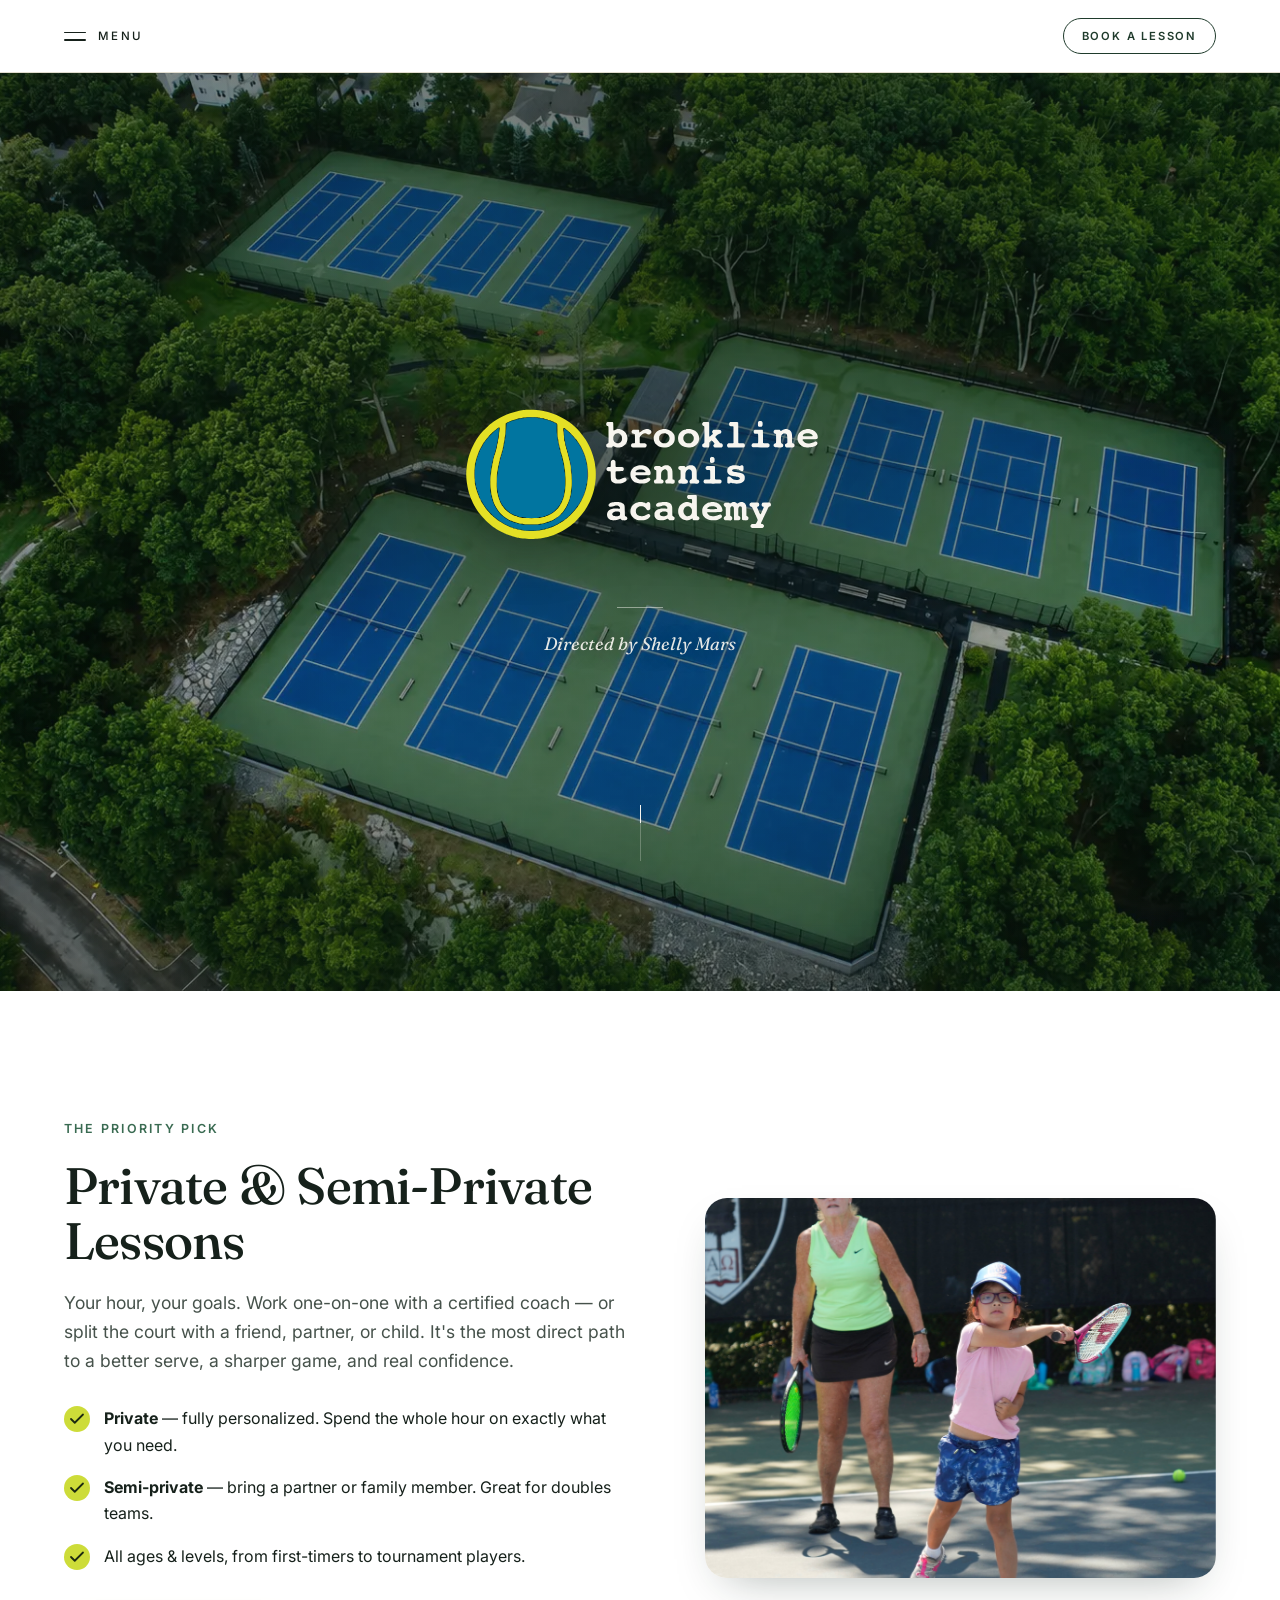
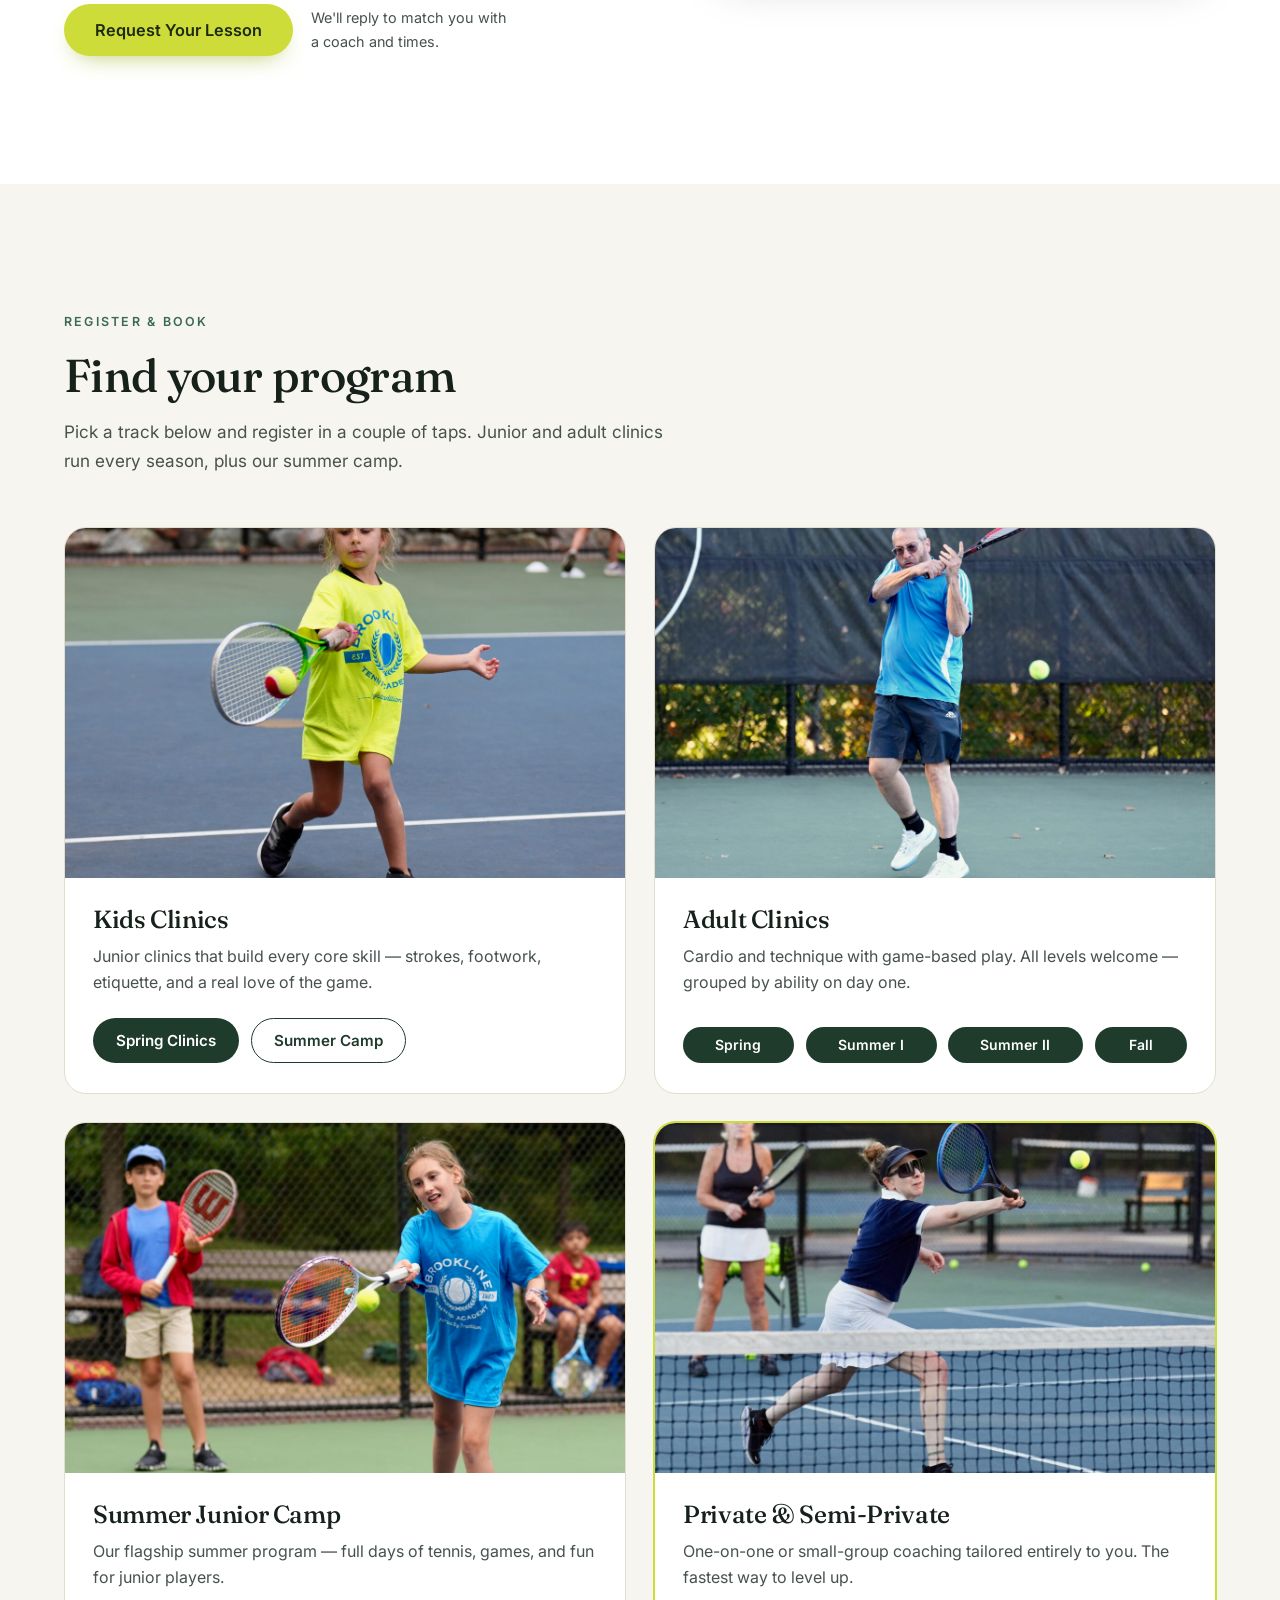
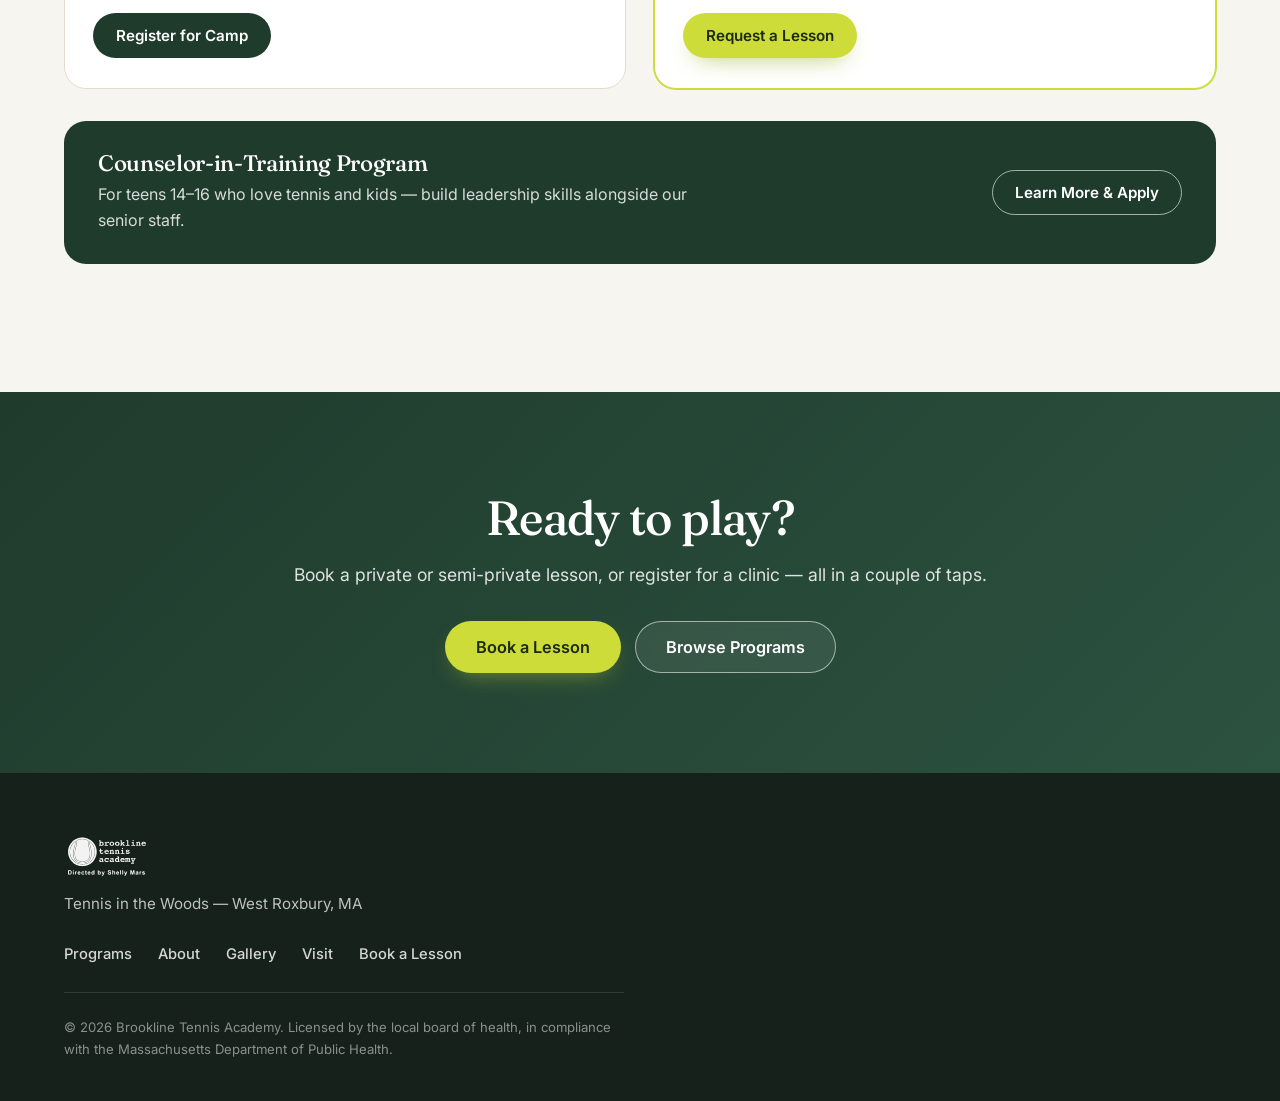
<file: index.html>
<!DOCTYPE html>
<html lang="en">
<head>
  <meta charset="UTF-8" />
  <meta name="viewport" content="width=device-width, initial-scale=1.0" />
  <title>Brookline Tennis Academy — Tennis in the Woods | West Roxbury, MA</title>
  <meta name="description" content="Year-round tennis lessons for kids and adults on twelve courts at The Roxbury Latin School, West Roxbury. Private lessons, junior clinics, adult clinics, and summer camp." />

  <link rel="preconnect" href="https://fonts.googleapis.com" />
  <link rel="preconnect" href="https://fonts.gstatic.com" crossorigin />
  <link href="https://fonts.googleapis.com/css2?family=Fraunces:opsz,wght@9..144,400;9..144,500;9..144,600;9..144,700&family=Inter:wght@400;500;600;700&display=swap" rel="stylesheet" />

  <link rel="stylesheet" href="styles.css" />
  <noscript><style>.nav-drawer { grid-template-rows: 1fr; opacity: 1; }
    .nav-drawer-inner { visibility: visible; }
    .menu-btn { display: none; }
    [data-reveal] { opacity: 1; }</style></noscript>
</head>
<body>

  <header class="site-header" id="siteHeader">
    <div class="wrap header-bar">
      <button class="menu-btn" id="navToggle" aria-expanded="false" aria-controls="navDrawer">
        <span class="menu-icon" aria-hidden="true"><span></span><span></span></span>
        <span class="menu-label">Menu</span>
      </button>

      <span class="nav-logo-target is-flight-target" id="navLogoTarget"
            aria-hidden="true"></span>

      <div class="header-actions">
        <a href="private-lessons.html" class="nav-cta" data-book="privateSemiPrivate">
          <span class="nav-cta-long">Book a Lesson</span>
          <span class="nav-cta-short">Book</span>
        </a>
      </div>
    </div>

    <!-- Expands beneath the bar. Holds the whole of the navigation at every width. -->
    <div class="nav-drawer" id="navDrawer">
      <div class="nav-drawer-inner wrap">
        <nav class="drawer-nav" aria-label="Primary">
          <a href="index.html" aria-current="page">Home</a>
          <a href="programs.html">Programs</a>
          <a href="private-lessons.html">Private Lessons</a>
          <a href="about.html">About</a>
          <a href="gallery.html">Gallery</a>
          <a href="visit.html">Visit</a>
        </nav>
        <a href="private-lessons.html" class="drawer-cta" data-book="privateSemiPrivate">Book a Lesson</a>
      </div>
    </div>
  </header>

  <section class="hero" id="top">
    <!-- Slides are injected from config.js `hero.slides` by script.js.
         The first slide is inlined so it paints immediately (no JS wait). -->
    <div class="hero-slides" id="heroSlides" aria-hidden="true">
      <picture class="hero-slide is-active">
        <source srcset="images/hero/courts.webp" type="image/webp" />
        <img src="images/hero/courts.jpg" alt="" style="object-position:50% 50%"
             fetchpriority="high" decoding="async" />
      </picture>
    </div>
    <div class="hero-scrim" aria-hidden="true"></div>

    <div class="hero-seal">
      <h1 class="hero-wordmark">
        <!-- The slot holds the space; .hero-logo is position:fixed and is flown
             from here into the nav bar on scroll by script.js. Two stacked
             images cross-fade en route: the cream knockout reads over the
             photography, the dark one over the white bar. -->
        <span class="hero-logo-slot">
          <span class="hero-logo" id="heroLogo">
            <img class="hl-img hl-light" src="images/logo-hero.svg"
                 alt="Brookline Tennis Academy" width="400" height="216"
                 fetchpriority="high" />
            <img class="hl-img hl-dark" src="images/logo-nav.svg"
                 alt="" aria-hidden="true" width="400" height="216" />
          </span>
        </span>
      </h1>

      <span class="hero-rule" aria-hidden="true"></span>
      <p class="hero-tagline">Directed by Shelly Mars</p>
    </div>

    <a class="hero-cue" href="private-lessons.html" aria-label="Scroll to lessons">
      <span class="hero-cue-line" aria-hidden="true"></span>
    </a>
  </section>

  <section class="feature" id="book">
    <div class="wrap feature-grid">
      <div class="feature-copy" data-reveal>
        <p class="eyebrow">The priority pick</p>
        <h2 class="feature-title">Private &amp; Semi-Private Lessons</h2>
        <p class="feature-lead">
          Your hour, your goals. Work one-on-one with a certified coach &mdash; or split the
          court with a friend, partner, or child. It's the most direct path to a better serve,
          a sharper game, and real confidence.
        </p>

        <ul class="feature-points">
          <li>
            <svg viewBox="0 0 24 24" aria-hidden="true"><path d="M20 6 9 17l-5-5"/></svg>
            <span><strong>Private</strong> — fully personalized. Spend the whole hour on exactly what you need.</span>
          </li>
          <li>
            <svg viewBox="0 0 24 24" aria-hidden="true"><path d="M20 6 9 17l-5-5"/></svg>
            <span><strong>Semi-private</strong> — bring a partner or family member. Great for doubles teams.</span>
          </li>
          <li>
            <svg viewBox="0 0 24 24" aria-hidden="true"><path d="M20 6 9 17l-5-5"/></svg>
            <span>All ages &amp; levels, from first-timers to tournament players.</span>
          </li>
        </ul>

        <div class="feature-actions">
          <a href="#" class="btn btn-primary btn-lg" data-book="privateSemiPrivate">Request Your Lesson</a>
          <span class="feature-note">We'll reply to match you with a coach and times.</span>
        </div>
      </div>

      <figure class="feature-figure p-media" data-reveal>
        <img data-parallax="1" src="images/action.jpg" alt="Coach working with a player during a private lesson" />
      </figure>
    </div>
  </section>

  <section class="programs" id="programs">
    <div class="wrap">
      <header class="section-head" data-reveal>
        <p class="eyebrow">Register &amp; book</p>
        <h2 class="section-title">Find your program</h2>
        <p class="section-lead">Pick a track below and register in a couple of taps. Junior and adult clinics run every season, plus our summer camp.</p>
      </header>

      <div class="prog-grid">

        <!-- Kids -->
        <article class="prog-card" data-reveal style="--reveal-delay:0ms">
          <div class="prog-media">
            <img src="images/g1.jpg" alt="Kids tennis clinic in action" loading="lazy" />
          </div>
          <div class="prog-body">
            <h3 class="prog-name">Kids Clinics</h3>
            <p class="prog-desc">Junior clinics that build every core skill &mdash; strokes, footwork, etiquette, and a real love of the game.</p>
            <div class="prog-actions">
              <a href="#" class="btn btn-dark" data-book="kids.spring">Spring Clinics</a>
              <a href="#" class="btn btn-outline" data-book="kids.camp">Summer Camp</a>
            </div>
          </div>
        </article>

        <!-- Adults -->
        <article class="prog-card" data-reveal style="--reveal-delay:45ms">
          <div class="prog-media">
            <img src="images/g3.jpg" alt="Adult tennis clinic" loading="lazy" />
          </div>
          <div class="prog-body">
            <h3 class="prog-name">Adult Clinics</h3>
            <p class="prog-desc">Cardio and technique with game-based play. All levels welcome &mdash; grouped by ability on day one.</p>
            <div class="prog-actions prog-actions-wrap">
              <a href="#" class="btn btn-dark btn-sm" data-book="adults.spring">Spring</a>
              <a href="#" class="btn btn-dark btn-sm" data-book="adults.summer1">Summer I</a>
              <a href="#" class="btn btn-dark btn-sm" data-book="adults.summer2">Summer II</a>
              <a href="#" class="btn btn-dark btn-sm" data-book="adults.fall">Fall</a>
            </div>
          </div>
        </article>

        <!-- Summer Camp -->
        <article class="prog-card" data-reveal style="--reveal-delay:90ms">
          <div class="prog-media">
            <img src="images/g5.jpg" alt="Summer tennis camp" loading="lazy" />
          </div>
          <div class="prog-body">
            <h3 class="prog-name">Summer Junior Camp</h3>
            <p class="prog-desc">Our flagship summer program &mdash; full days of tennis, games, and fun for junior players.</p>
            <div class="prog-actions">
              <a href="#" class="btn btn-dark" data-book="summerCamp">Register for Camp</a>
            </div>
          </div>
        </article>

        <!-- Private (echoed here for completeness) -->
        <article class="prog-card prog-card-accent" data-reveal style="--reveal-delay:135ms">
          <div class="prog-media">
            <img src="images/g6.jpg" alt="Private tennis coaching" loading="lazy" />
          </div>
          <div class="prog-body">
            <h3 class="prog-name">Private &amp; Semi-Private</h3>
            <p class="prog-desc">One-on-one or small-group coaching tailored entirely to you. The fastest way to level up.</p>
            <div class="prog-actions">
              <a href="#" class="btn btn-primary" data-book="privateSemiPrivate">Request a Lesson</a>
            </div>
          </div>
        </article>

      </div>

      <!-- CIT secondary -->
      <div class="prog-secondary">
        <div>
          <h3>Counselor-in-Training Program</h3>
          <p>For teens 14&ndash;16 who love tennis and kids &mdash; build leadership skills alongside our senior staff.</p>
        </div>
        <a href="#" class="btn btn-outline" data-book="cit">Learn More &amp; Apply</a>
      </div>
    </div>
  </section>

  <section class="cta-band">
    <div class="wrap cta-band-inner" data-reveal>
      <h2>Ready to play?</h2>
      <p>Book a private or semi-private lesson, or register for a clinic &mdash; all in a couple of taps.</p>
      <div class="cta-band-actions">
        <a href="#" class="btn btn-primary btn-lg" data-book="privateSemiPrivate">Book a Lesson</a>
        <a href="programs.html" class="btn btn-ghost-light btn-lg">Browse Programs</a>
      </div>
    </div>
  </section>

  <footer class="site-footer">
    <div class="wrap footer-inner">
      <div class="footer-brand">
        <img src="images/logo.svg" alt="Brookline Tennis Academy" class="footer-logo" />
        <p class="footer-tag">Tennis in the Woods &mdash; West Roxbury, MA</p>
      </div>
      <nav class="footer-nav" aria-label="Footer">
        <a href="programs.html">Programs</a>
        <a href="about.html">About</a>
        <a href="gallery.html">Gallery</a>
        <a href="visit.html">Visit</a>
        <a href="#" data-book="privateSemiPrivate">Book a Lesson</a>
      </nav>
      <p class="footer-legal">
        &copy; <span id="year"></span> Brookline Tennis Academy. Licensed by the local board of health,
        in compliance with the Massachusetts Department of Public Health.
      </p>
    </div>
  </footer>

  <!-- ===================== BOOKING MODAL ===================== -->
  <div class="modal-overlay" id="bookModal" hidden>
    <div class="modal" role="dialog" aria-modal="true" aria-labelledby="bookModalTitle">
      <div class="modal-head">
        <div>
          <p class="eyebrow" style="margin:0 0 6px">Brookline Tennis Academy</p>
          <h2 class="modal-title" id="bookModalTitle">Book a Lesson</h2>
          <p class="modal-sub" id="bookModalSub"></p>
        </div>
        <button class="modal-close" id="bookModalClose" type="button" aria-label="Close booking window">
          <svg viewBox="0 0 24 24" aria-hidden="true"><path d="M6 6l12 12M18 6 6 18"/></svg>
        </button>
      </div>
      <div class="modal-body" id="bookModalBody">
        <!-- Acuity iframe (or demo placeholder) injected here by script.js -->
      </div>
    </div>
  </div>

  <script src="config.js"></script>
  <script src="script.js"></script>
</body>
</html>
</file>
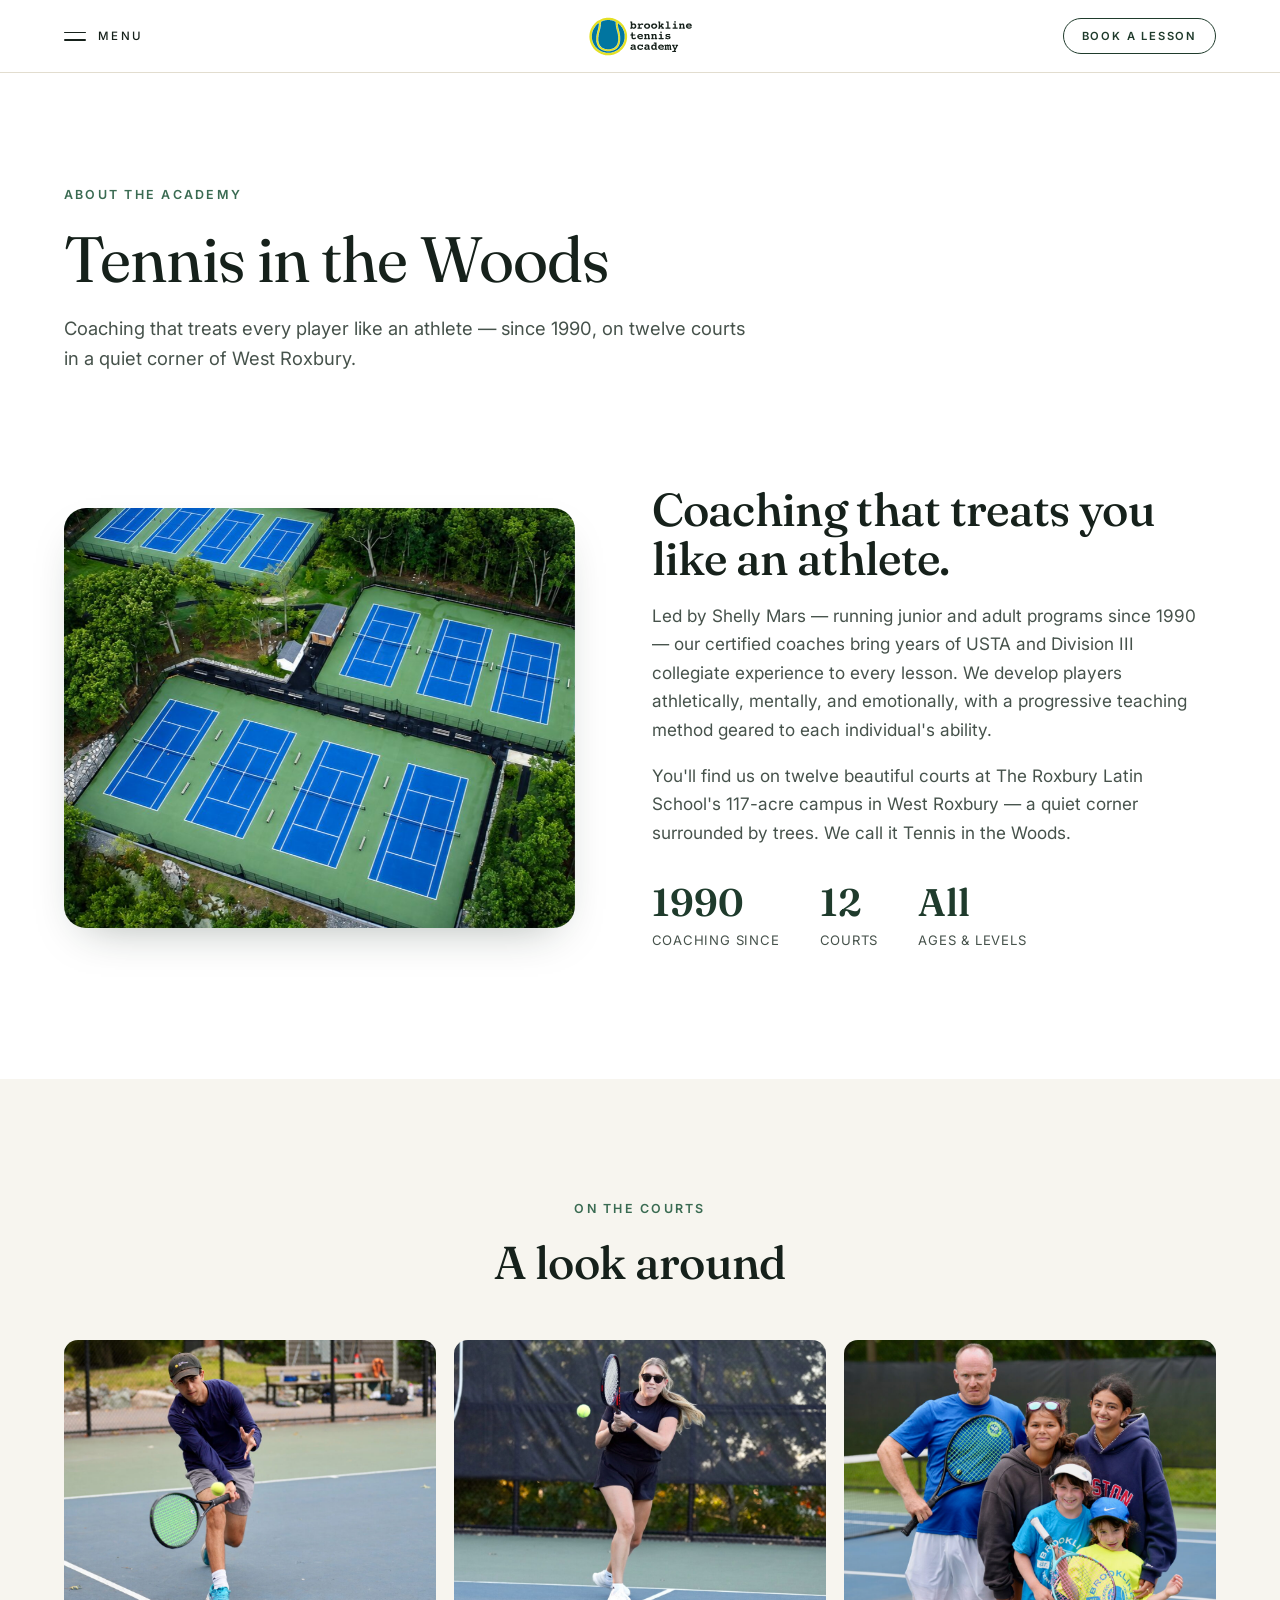
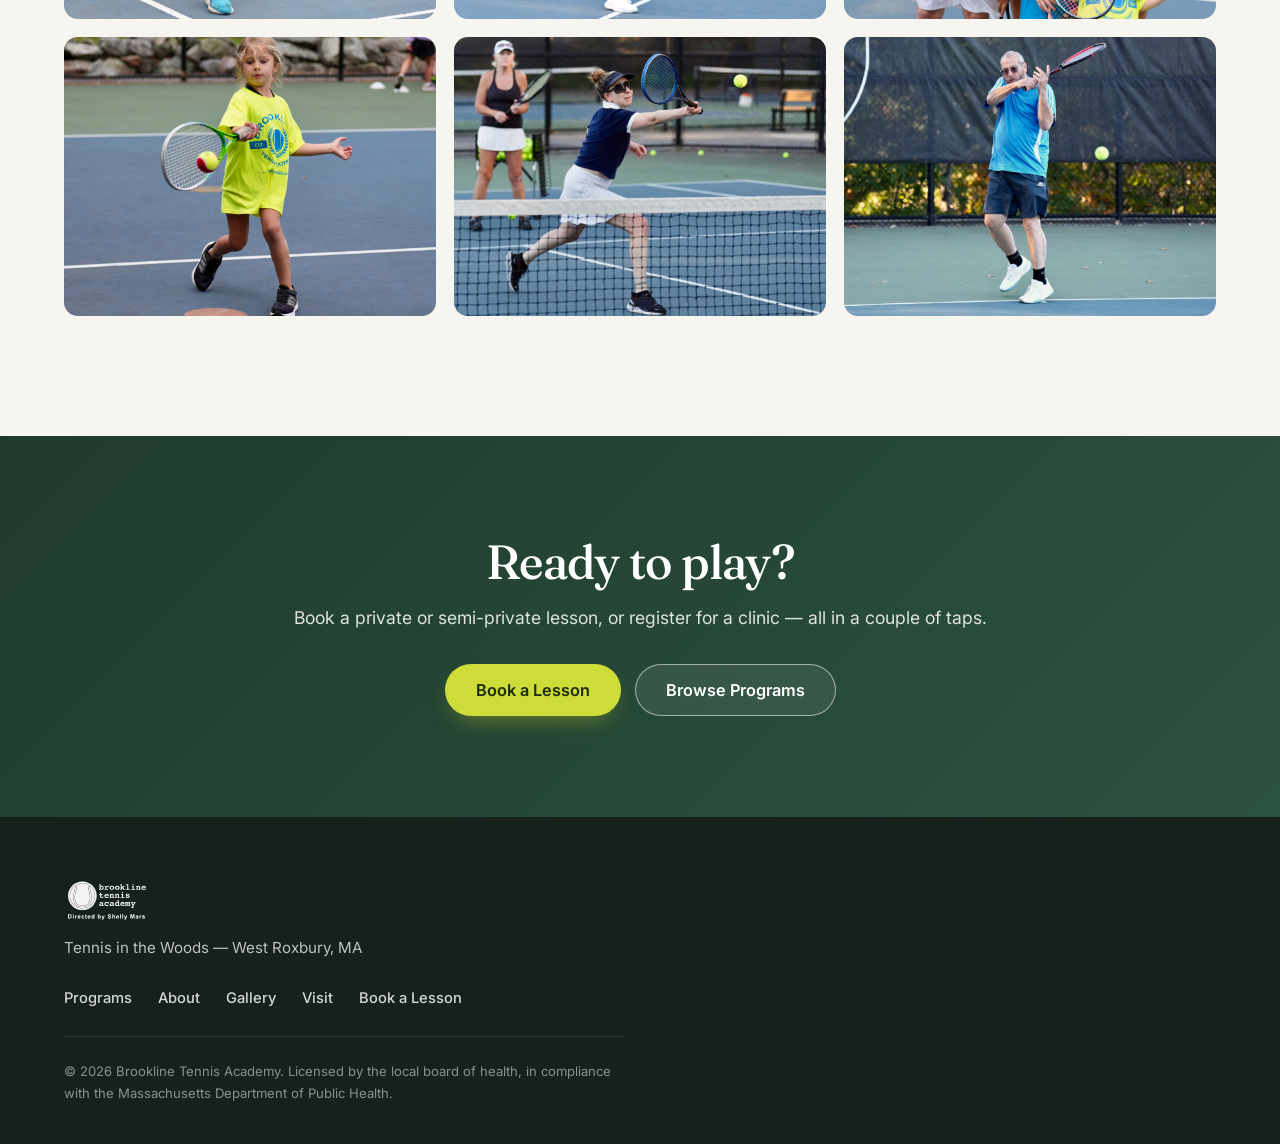
<file: about.html>
<!DOCTYPE html>
<html lang="en">
<head>
  <meta charset="UTF-8" />
  <meta name="viewport" content="width=device-width, initial-scale=1.0" />
  <title>About the Academy | Brookline Tennis Academy</title>
  <meta name="description" content="Led by Shelly Mars since 1990. Certified coaches with USTA and collegiate experience, on twelve courts at The Roxbury Latin School." />

  <link rel="preconnect" href="https://fonts.googleapis.com" />
  <link rel="preconnect" href="https://fonts.gstatic.com" crossorigin />
  <link href="https://fonts.googleapis.com/css2?family=Fraunces:opsz,wght@9..144,400;9..144,500;9..144,600;9..144,700&family=Inter:wght@400;500;600;700&display=swap" rel="stylesheet" />

  <link rel="stylesheet" href="styles.css" />
  <noscript><style>.nav-drawer { grid-template-rows: 1fr; opacity: 1; }
    .nav-drawer-inner { visibility: visible; }
    .menu-btn { display: none; }
    [data-reveal] { opacity: 1; }</style></noscript>
</head>
<body>

  <header class="site-header" id="siteHeader">
    <div class="wrap header-bar">
      <button class="menu-btn" id="navToggle" aria-expanded="false" aria-controls="navDrawer">
        <span class="menu-icon" aria-hidden="true"><span></span><span></span></span>
        <span class="menu-label">Menu</span>
      </button>

      <a href="index.html" class="nav-logo-target"
         aria-label="Brookline Tennis Academy — home">
        <img src="images/logo-nav.svg" alt="Brookline Tennis Academy"
             width="400" height="216" />
      </a>

      <div class="header-actions">
        <a href="private-lessons.html" class="nav-cta" data-book="privateSemiPrivate">
          <span class="nav-cta-long">Book a Lesson</span>
          <span class="nav-cta-short">Book</span>
        </a>
      </div>
    </div>

    <!-- Expands beneath the bar. Holds the whole of the navigation at every width. -->
    <div class="nav-drawer" id="navDrawer">
      <div class="nav-drawer-inner wrap">
        <nav class="drawer-nav" aria-label="Primary">
          <a href="index.html">Home</a>
          <a href="programs.html">Programs</a>
          <a href="private-lessons.html">Private Lessons</a>
          <a href="about.html" aria-current="page">About</a>
          <a href="gallery.html">Gallery</a>
          <a href="visit.html">Visit</a>
        </nav>
        <a href="private-lessons.html" class="drawer-cta" data-book="privateSemiPrivate">Book a Lesson</a>
      </div>
    </div>
  </header>

  <!-- ===================== PAGE HEAD ===================== -->
  <section class="page-head">
    <div class="wrap">
      <p class="eyebrow" data-reveal>About the academy</p>
      <h1 class="page-title" data-reveal>Tennis in the Woods</h1>
      <p class="page-lead" data-reveal>Coaching that treats every player like an athlete — since 1990, on twelve courts in a quiet corner of West Roxbury.</p>
    </div>
  </section>

  <section class="about" id="about">
    <div class="wrap about-grid">
      <figure class="about-figure p-media" data-reveal>
        <img data-parallax="-1" src="images/courts.jpg" alt="The tennis courts at The Roxbury Latin School, surrounded by trees" loading="lazy" />
      </figure>
      <div class="about-copy" data-reveal>
        <h2 class="section-title">Coaching that treats you like an athlete.</h2>
        <p>
          Led by Shelly Mars &mdash; running junior and adult programs since 1990 &mdash; our
          certified coaches bring years of USTA and Division III collegiate experience to every
          lesson. We develop players athletically, mentally, and emotionally, with a progressive
          teaching method geared to each individual's ability.
        </p>
        <p>
          You'll find us on twelve beautiful courts at The Roxbury Latin School's 117-acre campus
          in West Roxbury &mdash; a quiet corner surrounded by trees. We call it Tennis in the Woods.
        </p>
        <div class="stat-row">
          <div class="stat"><span class="stat-num">1990</span><span class="stat-label">Coaching since</span></div>
          <div class="stat"><span class="stat-num">12</span><span class="stat-label">Courts</span></div>
          <div class="stat"><span class="stat-num">All</span><span class="stat-label">Ages &amp; levels</span></div>
        </div>
      </div>
    </div>
  </section>

  <section class="gallery" id="gallery">
    <div class="wrap">
      <header class="section-head section-head-center" data-reveal>
        <p class="eyebrow">On the courts</p>
        <h2 class="section-title">A look around</h2>
      </header>
      <div class="gallery-grid">
        <figure data-reveal style="--reveal-delay:0ms"><img src="images/g2.jpg" alt="Players on court" loading="lazy" /></figure>
        <figure data-reveal style="--reveal-delay:45ms"><img src="images/g4.jpg" alt="Tennis lesson" loading="lazy" /></figure>
        <figure data-reveal style="--reveal-delay:90ms"><img src="images/g7.jpg" alt="Junior player" loading="lazy" /></figure>
        <figure data-reveal style="--reveal-delay:135ms"><img src="images/g1.jpg" alt="Group clinic" loading="lazy" /></figure>
        <figure data-reveal style="--reveal-delay:180ms"><img src="images/g6.jpg" alt="Coaching moment" loading="lazy" /></figure>
        <figure data-reveal style="--reveal-delay:225ms"><img src="images/g3.jpg" alt="Adult clinic" loading="lazy" /></figure>
      </div>
    </div>
  </section>

  <section class="cta-band">
    <div class="wrap cta-band-inner" data-reveal>
      <h2>Ready to play?</h2>
      <p>Book a private or semi-private lesson, or register for a clinic &mdash; all in a couple of taps.</p>
      <div class="cta-band-actions">
        <a href="#" class="btn btn-primary btn-lg" data-book="privateSemiPrivate">Book a Lesson</a>
        <a href="programs.html" class="btn btn-ghost-light btn-lg">Browse Programs</a>
      </div>
    </div>
  </section>

  <footer class="site-footer">
    <div class="wrap footer-inner">
      <div class="footer-brand">
        <img src="images/logo.svg" alt="Brookline Tennis Academy" class="footer-logo" />
        <p class="footer-tag">Tennis in the Woods &mdash; West Roxbury, MA</p>
      </div>
      <nav class="footer-nav" aria-label="Footer">
        <a href="programs.html">Programs</a>
        <a href="about.html">About</a>
        <a href="gallery.html">Gallery</a>
        <a href="visit.html">Visit</a>
        <a href="#" data-book="privateSemiPrivate">Book a Lesson</a>
      </nav>
      <p class="footer-legal">
        &copy; <span id="year"></span> Brookline Tennis Academy. Licensed by the local board of health,
        in compliance with the Massachusetts Department of Public Health.
      </p>
    </div>
  </footer>

  <!-- ===================== BOOKING MODAL ===================== -->
  <div class="modal-overlay" id="bookModal" hidden>
    <div class="modal" role="dialog" aria-modal="true" aria-labelledby="bookModalTitle">
      <div class="modal-head">
        <div>
          <p class="eyebrow" style="margin:0 0 6px">Brookline Tennis Academy</p>
          <h2 class="modal-title" id="bookModalTitle">Book a Lesson</h2>
          <p class="modal-sub" id="bookModalSub"></p>
        </div>
        <button class="modal-close" id="bookModalClose" type="button" aria-label="Close booking window">
          <svg viewBox="0 0 24 24" aria-hidden="true"><path d="M6 6l12 12M18 6 6 18"/></svg>
        </button>
      </div>
      <div class="modal-body" id="bookModalBody">
        <!-- Acuity iframe (or demo placeholder) injected here by script.js -->
      </div>
    </div>
  </div>

  <script src="config.js"></script>
  <script src="script.js"></script>
</body>
</html>
</file>
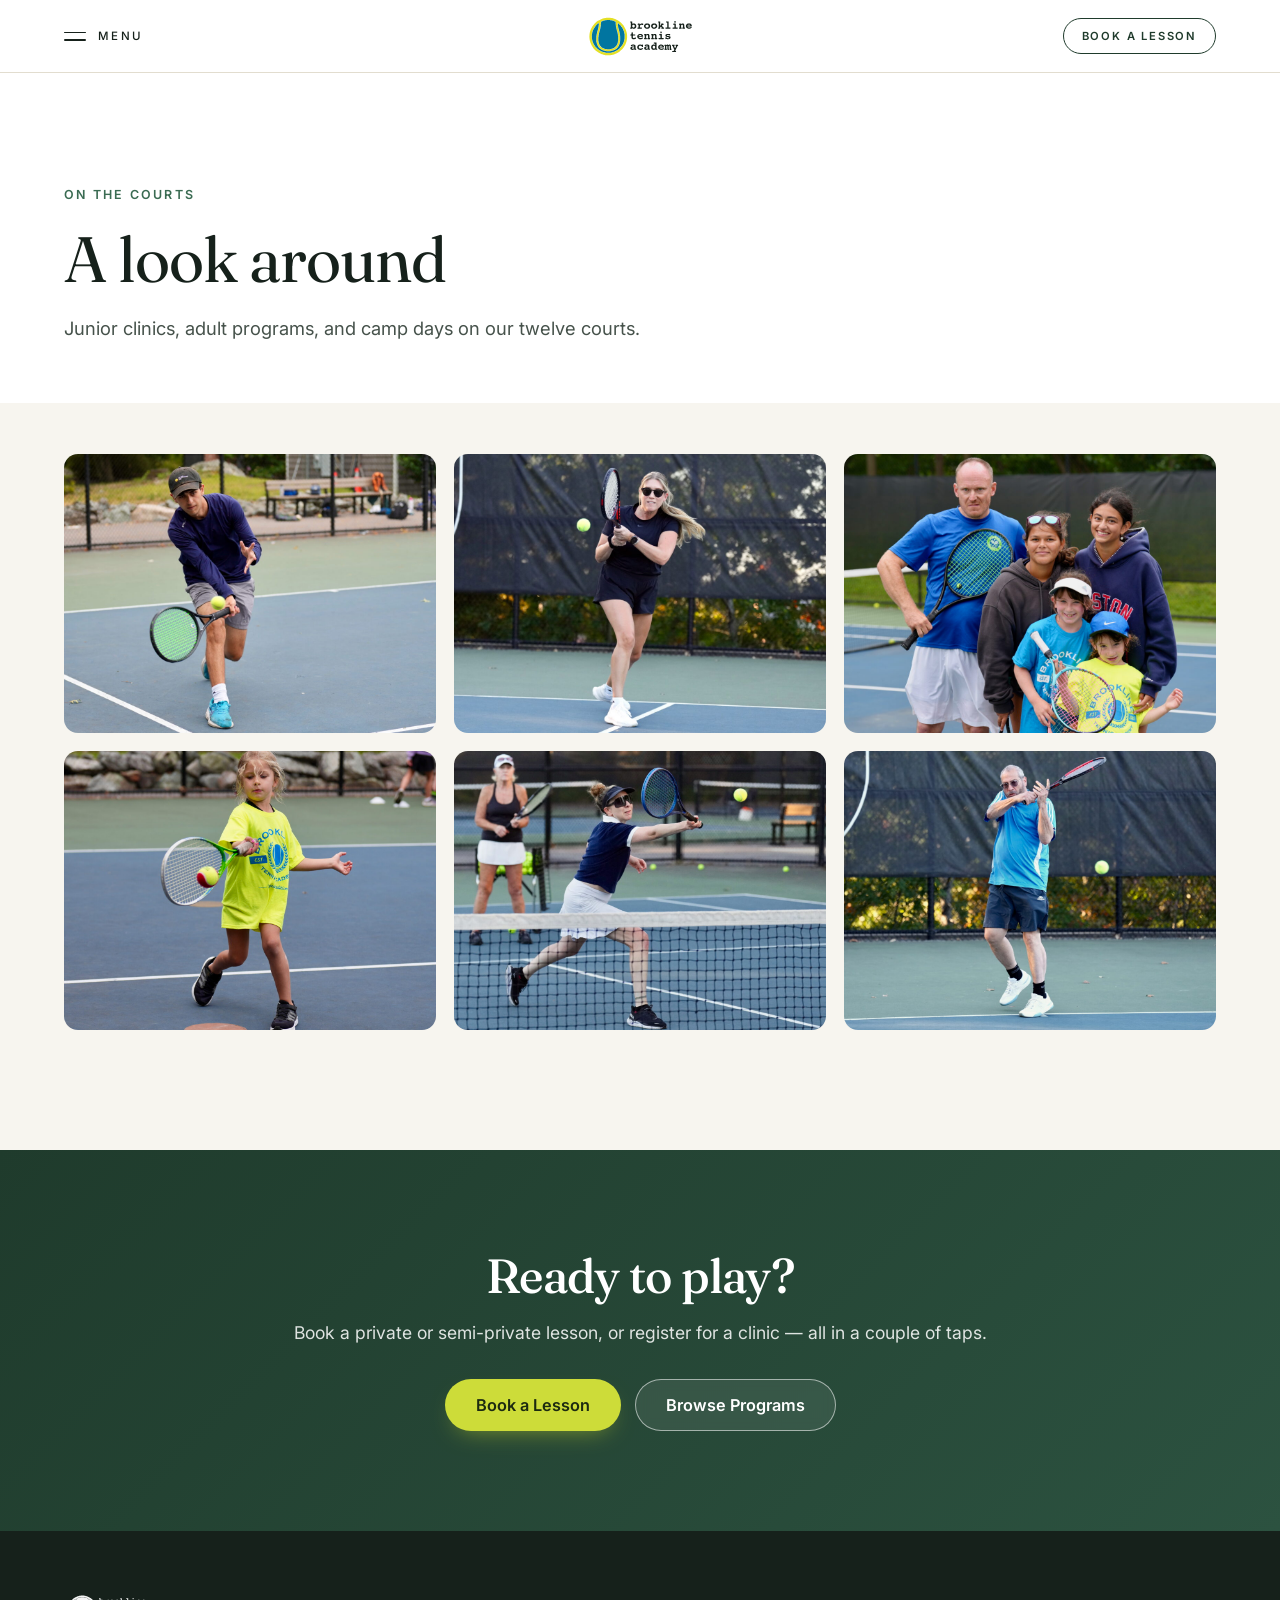
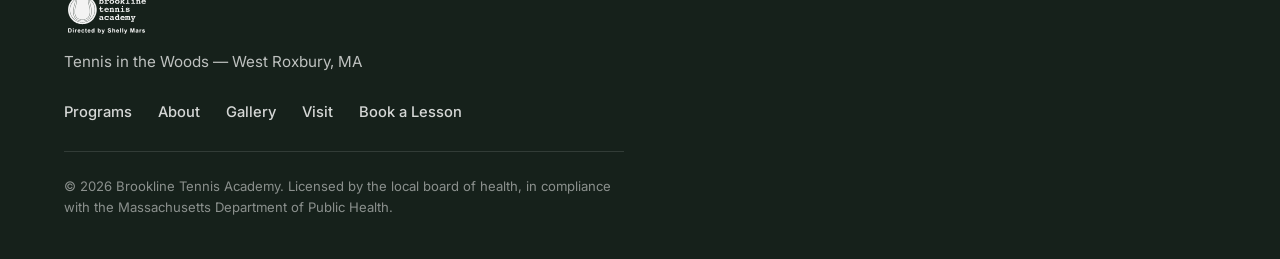
<file: gallery.html>
<!DOCTYPE html>
<html lang="en">
<head>
  <meta charset="UTF-8" />
  <meta name="viewport" content="width=device-width, initial-scale=1.0" />
  <title>Gallery | Brookline Tennis Academy</title>
  <meta name="description" content="Photographs from the courts at Brookline Tennis Academy — junior clinics, adult programs, and summer camp in West Roxbury, MA." />

  <link rel="preconnect" href="https://fonts.googleapis.com" />
  <link rel="preconnect" href="https://fonts.gstatic.com" crossorigin />
  <link href="https://fonts.googleapis.com/css2?family=Fraunces:opsz,wght@9..144,400;9..144,500;9..144,600;9..144,700&family=Inter:wght@400;500;600;700&display=swap" rel="stylesheet" />

  <link rel="stylesheet" href="styles.css" />
  <noscript><style>.nav-drawer { grid-template-rows: 1fr; opacity: 1; }
    .nav-drawer-inner { visibility: visible; }
    .menu-btn { display: none; }
    [data-reveal] { opacity: 1; }</style></noscript>
</head>
<body>

  <header class="site-header" id="siteHeader">
    <div class="wrap header-bar">
      <button class="menu-btn" id="navToggle" aria-expanded="false" aria-controls="navDrawer">
        <span class="menu-icon" aria-hidden="true"><span></span><span></span></span>
        <span class="menu-label">Menu</span>
      </button>

      <a href="index.html" class="nav-logo-target"
         aria-label="Brookline Tennis Academy — home">
        <img src="images/logo-nav.svg" alt="Brookline Tennis Academy"
             width="400" height="216" />
      </a>

      <div class="header-actions">
        <a href="private-lessons.html" class="nav-cta" data-book="privateSemiPrivate">
          <span class="nav-cta-long">Book a Lesson</span>
          <span class="nav-cta-short">Book</span>
        </a>
      </div>
    </div>

    <!-- Expands beneath the bar. Holds the whole of the navigation at every width. -->
    <div class="nav-drawer" id="navDrawer">
      <div class="nav-drawer-inner wrap">
        <nav class="drawer-nav" aria-label="Primary">
          <a href="index.html">Home</a>
          <a href="programs.html">Programs</a>
          <a href="private-lessons.html">Private Lessons</a>
          <a href="about.html">About</a>
          <a href="gallery.html" aria-current="page">Gallery</a>
          <a href="visit.html">Visit</a>
        </nav>
        <a href="private-lessons.html" class="drawer-cta" data-book="privateSemiPrivate">Book a Lesson</a>
      </div>
    </div>
  </header>

  <!-- ===================== PAGE HEAD ===================== -->
  <section class="page-head">
    <div class="wrap">
      <p class="eyebrow" data-reveal>On the courts</p>
      <h1 class="page-title" data-reveal>A look around</h1>
      <p class="page-lead" data-reveal>Junior clinics, adult programs, and camp days on our twelve courts.</p>
    </div>
  </section>

  <section class="gallery" id="gallery">
    <div class="wrap">
      <div class="gallery-grid">
        <figure data-reveal style="--reveal-delay:0ms"><img src="images/g2.jpg" alt="Players on court" loading="lazy" /></figure>
        <figure data-reveal style="--reveal-delay:45ms"><img src="images/g4.jpg" alt="Tennis lesson" loading="lazy" /></figure>
        <figure data-reveal style="--reveal-delay:90ms"><img src="images/g7.jpg" alt="Junior player" loading="lazy" /></figure>
        <figure data-reveal style="--reveal-delay:135ms"><img src="images/g1.jpg" alt="Group clinic" loading="lazy" /></figure>
        <figure data-reveal style="--reveal-delay:180ms"><img src="images/g6.jpg" alt="Coaching moment" loading="lazy" /></figure>
        <figure data-reveal style="--reveal-delay:225ms"><img src="images/g3.jpg" alt="Adult clinic" loading="lazy" /></figure>
      </div>
    </div>
  </section>

  <section class="cta-band">
    <div class="wrap cta-band-inner" data-reveal>
      <h2>Ready to play?</h2>
      <p>Book a private or semi-private lesson, or register for a clinic &mdash; all in a couple of taps.</p>
      <div class="cta-band-actions">
        <a href="#" class="btn btn-primary btn-lg" data-book="privateSemiPrivate">Book a Lesson</a>
        <a href="programs.html" class="btn btn-ghost-light btn-lg">Browse Programs</a>
      </div>
    </div>
  </section>

  <footer class="site-footer">
    <div class="wrap footer-inner">
      <div class="footer-brand">
        <img src="images/logo.svg" alt="Brookline Tennis Academy" class="footer-logo" />
        <p class="footer-tag">Tennis in the Woods &mdash; West Roxbury, MA</p>
      </div>
      <nav class="footer-nav" aria-label="Footer">
        <a href="programs.html">Programs</a>
        <a href="about.html">About</a>
        <a href="gallery.html">Gallery</a>
        <a href="visit.html">Visit</a>
        <a href="#" data-book="privateSemiPrivate">Book a Lesson</a>
      </nav>
      <p class="footer-legal">
        &copy; <span id="year"></span> Brookline Tennis Academy. Licensed by the local board of health,
        in compliance with the Massachusetts Department of Public Health.
      </p>
    </div>
  </footer>

  <!-- ===================== BOOKING MODAL ===================== -->
  <div class="modal-overlay" id="bookModal" hidden>
    <div class="modal" role="dialog" aria-modal="true" aria-labelledby="bookModalTitle">
      <div class="modal-head">
        <div>
          <p class="eyebrow" style="margin:0 0 6px">Brookline Tennis Academy</p>
          <h2 class="modal-title" id="bookModalTitle">Book a Lesson</h2>
          <p class="modal-sub" id="bookModalSub"></p>
        </div>
        <button class="modal-close" id="bookModalClose" type="button" aria-label="Close booking window">
          <svg viewBox="0 0 24 24" aria-hidden="true"><path d="M6 6l12 12M18 6 6 18"/></svg>
        </button>
      </div>
      <div class="modal-body" id="bookModalBody">
        <!-- Acuity iframe (or demo placeholder) injected here by script.js -->
      </div>
    </div>
  </div>

  <script src="config.js"></script>
  <script src="script.js"></script>
</body>
</html>
</file>
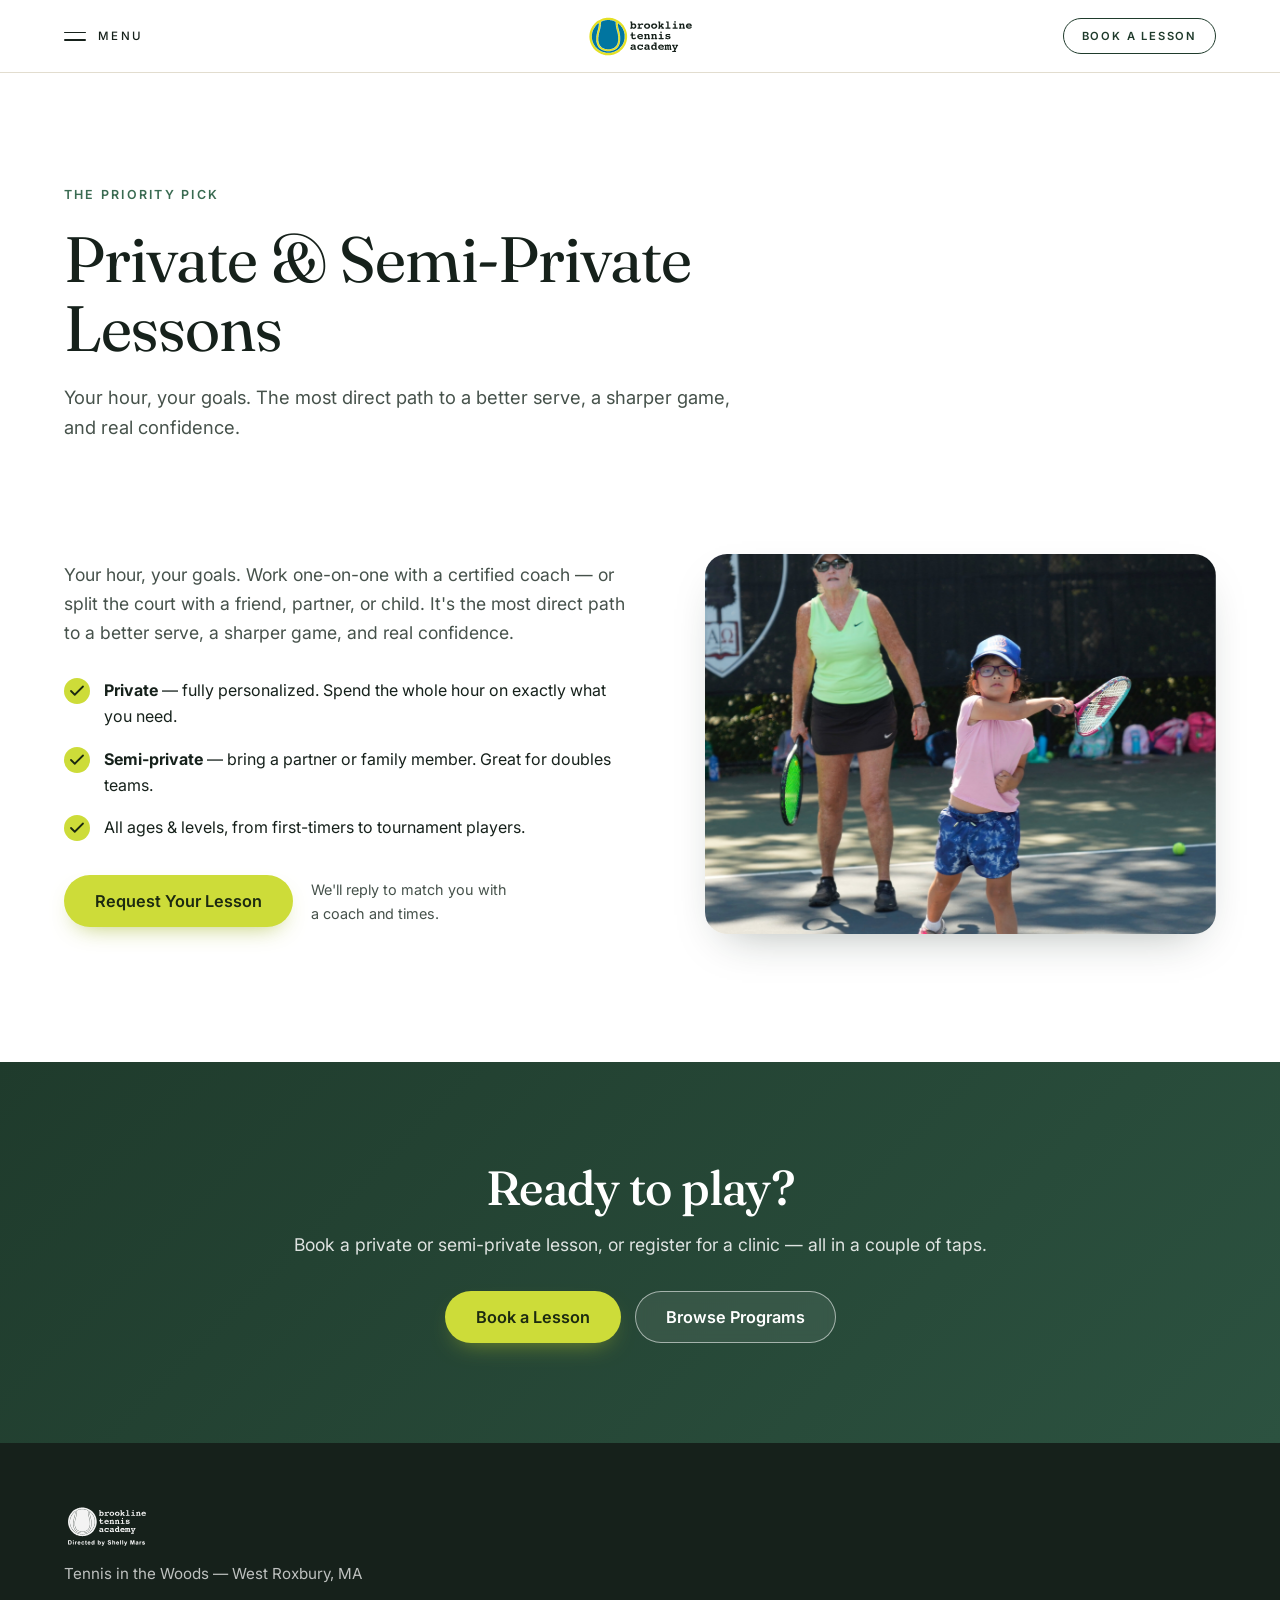
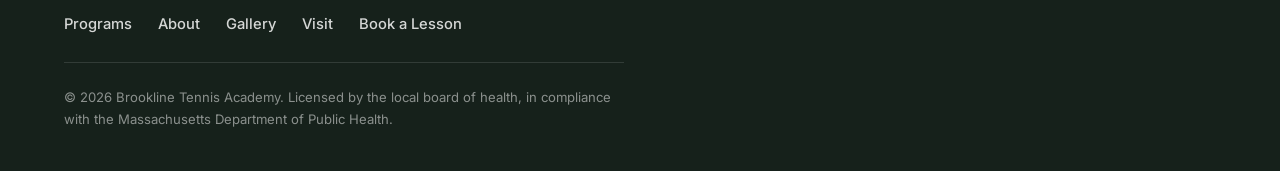
<file: private-lessons.html>
<!DOCTYPE html>
<html lang="en">
<head>
  <meta charset="UTF-8" />
  <meta name="viewport" content="width=device-width, initial-scale=1.0" />
  <title>Private &amp; Semi-Private Lessons | Brookline Tennis Academy</title>
  <meta name="description" content="Book one-on-one or semi-private tennis coaching at Brookline Tennis Academy. All ages and levels, from first-timers to tournament players." />

  <link rel="preconnect" href="https://fonts.googleapis.com" />
  <link rel="preconnect" href="https://fonts.gstatic.com" crossorigin />
  <link href="https://fonts.googleapis.com/css2?family=Fraunces:opsz,wght@9..144,400;9..144,500;9..144,600;9..144,700&family=Inter:wght@400;500;600;700&display=swap" rel="stylesheet" />

  <link rel="stylesheet" href="styles.css" />
  <noscript><style>.nav-drawer { grid-template-rows: 1fr; opacity: 1; }
    .nav-drawer-inner { visibility: visible; }
    .menu-btn { display: none; }
    [data-reveal] { opacity: 1; }</style></noscript>
</head>
<body>

  <header class="site-header" id="siteHeader">
    <div class="wrap header-bar">
      <button class="menu-btn" id="navToggle" aria-expanded="false" aria-controls="navDrawer">
        <span class="menu-icon" aria-hidden="true"><span></span><span></span></span>
        <span class="menu-label">Menu</span>
      </button>

      <a href="index.html" class="nav-logo-target"
         aria-label="Brookline Tennis Academy — home">
        <img src="images/logo-nav.svg" alt="Brookline Tennis Academy"
             width="400" height="216" />
      </a>

      <div class="header-actions">
        <a href="private-lessons.html" class="nav-cta" data-book="privateSemiPrivate">
          <span class="nav-cta-long">Book a Lesson</span>
          <span class="nav-cta-short">Book</span>
        </a>
      </div>
    </div>

    <!-- Expands beneath the bar. Holds the whole of the navigation at every width. -->
    <div class="nav-drawer" id="navDrawer">
      <div class="nav-drawer-inner wrap">
        <nav class="drawer-nav" aria-label="Primary">
          <a href="index.html">Home</a>
          <a href="programs.html">Programs</a>
          <a href="private-lessons.html" aria-current="page">Private Lessons</a>
          <a href="about.html">About</a>
          <a href="gallery.html">Gallery</a>
          <a href="visit.html">Visit</a>
        </nav>
        <a href="private-lessons.html" class="drawer-cta" data-book="privateSemiPrivate">Book a Lesson</a>
      </div>
    </div>
  </header>

  <!-- ===================== PAGE HEAD ===================== -->
  <section class="page-head">
    <div class="wrap">
      <p class="eyebrow" data-reveal>The priority pick</p>
      <h1 class="page-title" data-reveal>Private &amp; Semi-Private Lessons</h1>
      <p class="page-lead" data-reveal>Your hour, your goals. The most direct path to a better serve, a sharper game, and real confidence.</p>
    </div>
  </section>

  <section class="feature" id="book">
    <div class="wrap feature-grid">
      <div class="feature-copy" data-reveal>
        <p class="feature-lead">
          Your hour, your goals. Work one-on-one with a certified coach &mdash; or split the
          court with a friend, partner, or child. It's the most direct path to a better serve,
          a sharper game, and real confidence.
        </p>

        <ul class="feature-points">
          <li>
            <svg viewBox="0 0 24 24" aria-hidden="true"><path d="M20 6 9 17l-5-5"/></svg>
            <span><strong>Private</strong> — fully personalized. Spend the whole hour on exactly what you need.</span>
          </li>
          <li>
            <svg viewBox="0 0 24 24" aria-hidden="true"><path d="M20 6 9 17l-5-5"/></svg>
            <span><strong>Semi-private</strong> — bring a partner or family member. Great for doubles teams.</span>
          </li>
          <li>
            <svg viewBox="0 0 24 24" aria-hidden="true"><path d="M20 6 9 17l-5-5"/></svg>
            <span>All ages &amp; levels, from first-timers to tournament players.</span>
          </li>
        </ul>

        <div class="feature-actions">
          <a href="#" class="btn btn-primary btn-lg" data-book="privateSemiPrivate">Request Your Lesson</a>
          <span class="feature-note">We'll reply to match you with a coach and times.</span>
        </div>
      </div>

      <figure class="feature-figure p-media" data-reveal>
        <img data-parallax="1" src="images/action.jpg" alt="Coach working with a player during a private lesson" />
      </figure>
    </div>
  </section>

  <section class="cta-band">
    <div class="wrap cta-band-inner" data-reveal>
      <h2>Ready to play?</h2>
      <p>Book a private or semi-private lesson, or register for a clinic &mdash; all in a couple of taps.</p>
      <div class="cta-band-actions">
        <a href="#" class="btn btn-primary btn-lg" data-book="privateSemiPrivate">Book a Lesson</a>
        <a href="programs.html" class="btn btn-ghost-light btn-lg">Browse Programs</a>
      </div>
    </div>
  </section>

  <footer class="site-footer">
    <div class="wrap footer-inner">
      <div class="footer-brand">
        <img src="images/logo.svg" alt="Brookline Tennis Academy" class="footer-logo" />
        <p class="footer-tag">Tennis in the Woods &mdash; West Roxbury, MA</p>
      </div>
      <nav class="footer-nav" aria-label="Footer">
        <a href="programs.html">Programs</a>
        <a href="about.html">About</a>
        <a href="gallery.html">Gallery</a>
        <a href="visit.html">Visit</a>
        <a href="#" data-book="privateSemiPrivate">Book a Lesson</a>
      </nav>
      <p class="footer-legal">
        &copy; <span id="year"></span> Brookline Tennis Academy. Licensed by the local board of health,
        in compliance with the Massachusetts Department of Public Health.
      </p>
    </div>
  </footer>

  <!-- ===================== BOOKING MODAL ===================== -->
  <div class="modal-overlay" id="bookModal" hidden>
    <div class="modal" role="dialog" aria-modal="true" aria-labelledby="bookModalTitle">
      <div class="modal-head">
        <div>
          <p class="eyebrow" style="margin:0 0 6px">Brookline Tennis Academy</p>
          <h2 class="modal-title" id="bookModalTitle">Book a Lesson</h2>
          <p class="modal-sub" id="bookModalSub"></p>
        </div>
        <button class="modal-close" id="bookModalClose" type="button" aria-label="Close booking window">
          <svg viewBox="0 0 24 24" aria-hidden="true"><path d="M6 6l12 12M18 6 6 18"/></svg>
        </button>
      </div>
      <div class="modal-body" id="bookModalBody">
        <!-- Acuity iframe (or demo placeholder) injected here by script.js -->
      </div>
    </div>
  </div>

  <script src="config.js"></script>
  <script src="script.js"></script>
</body>
</html>
</file>
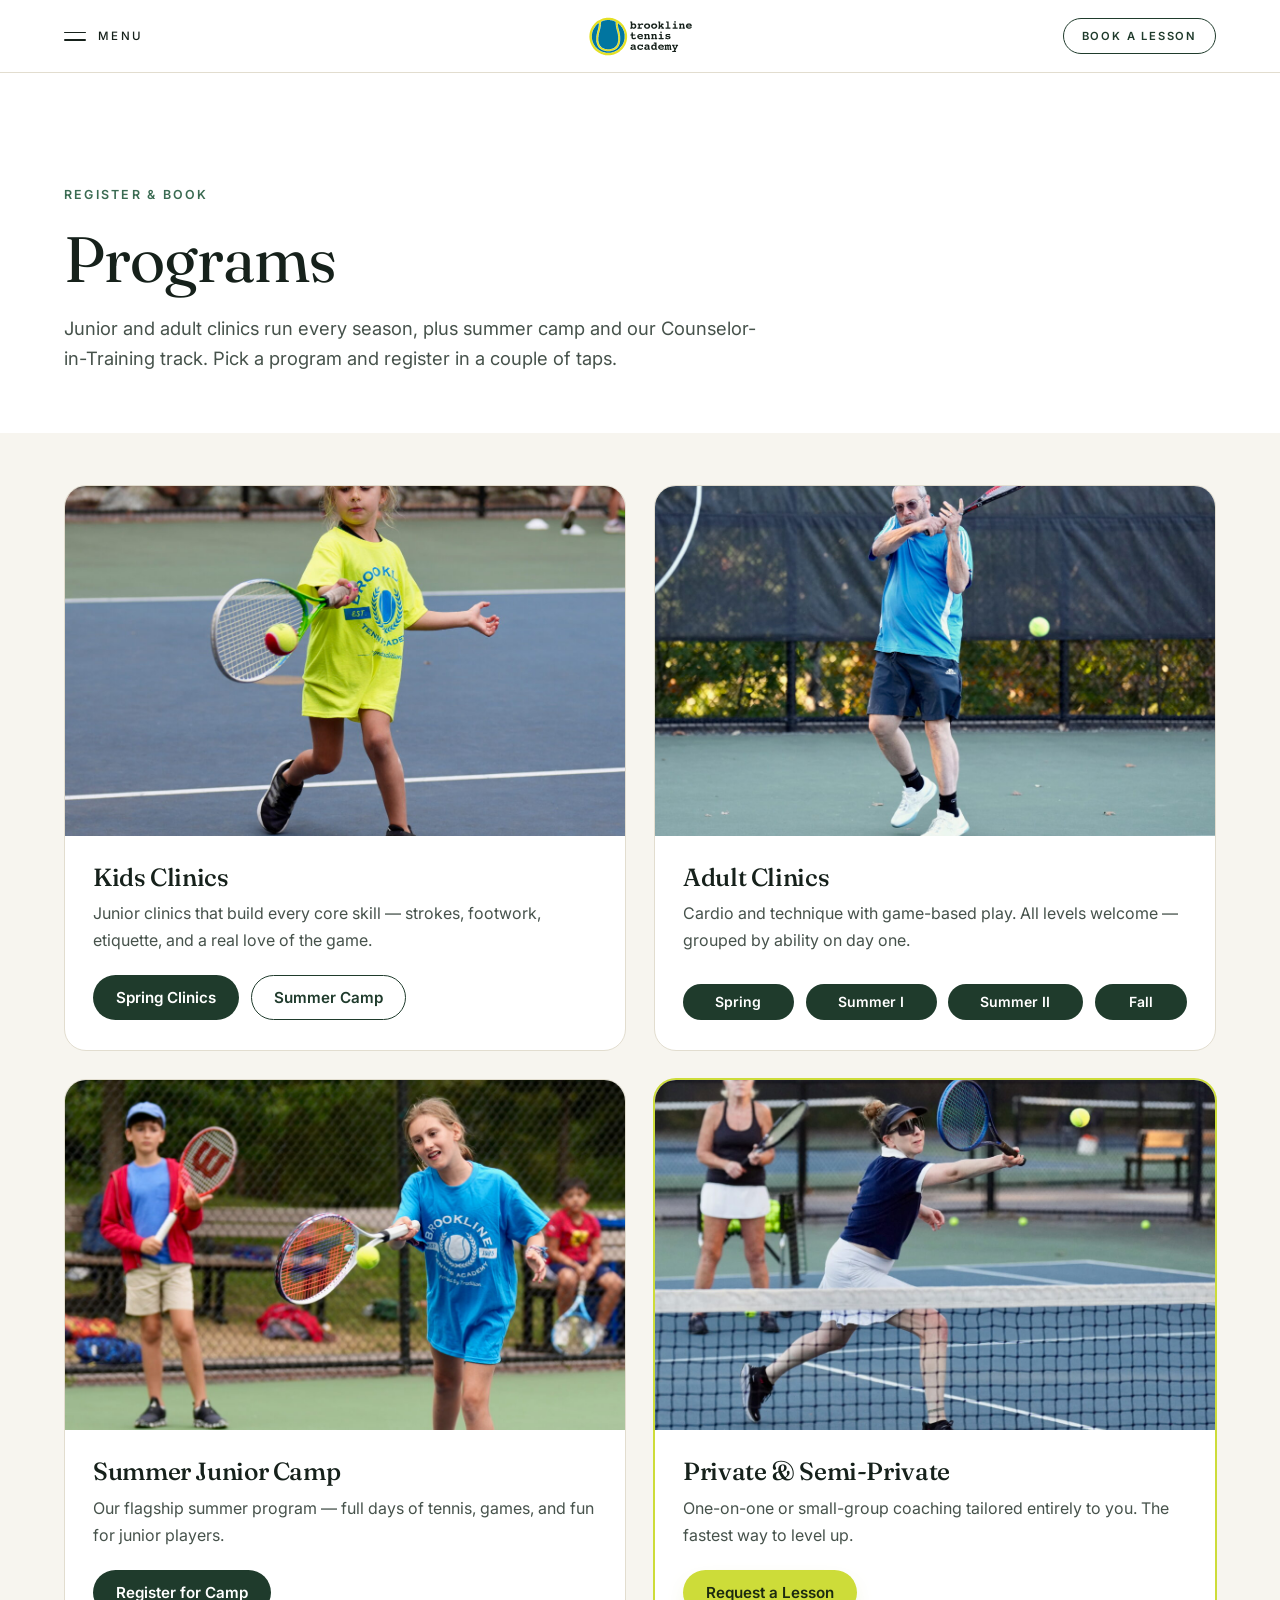
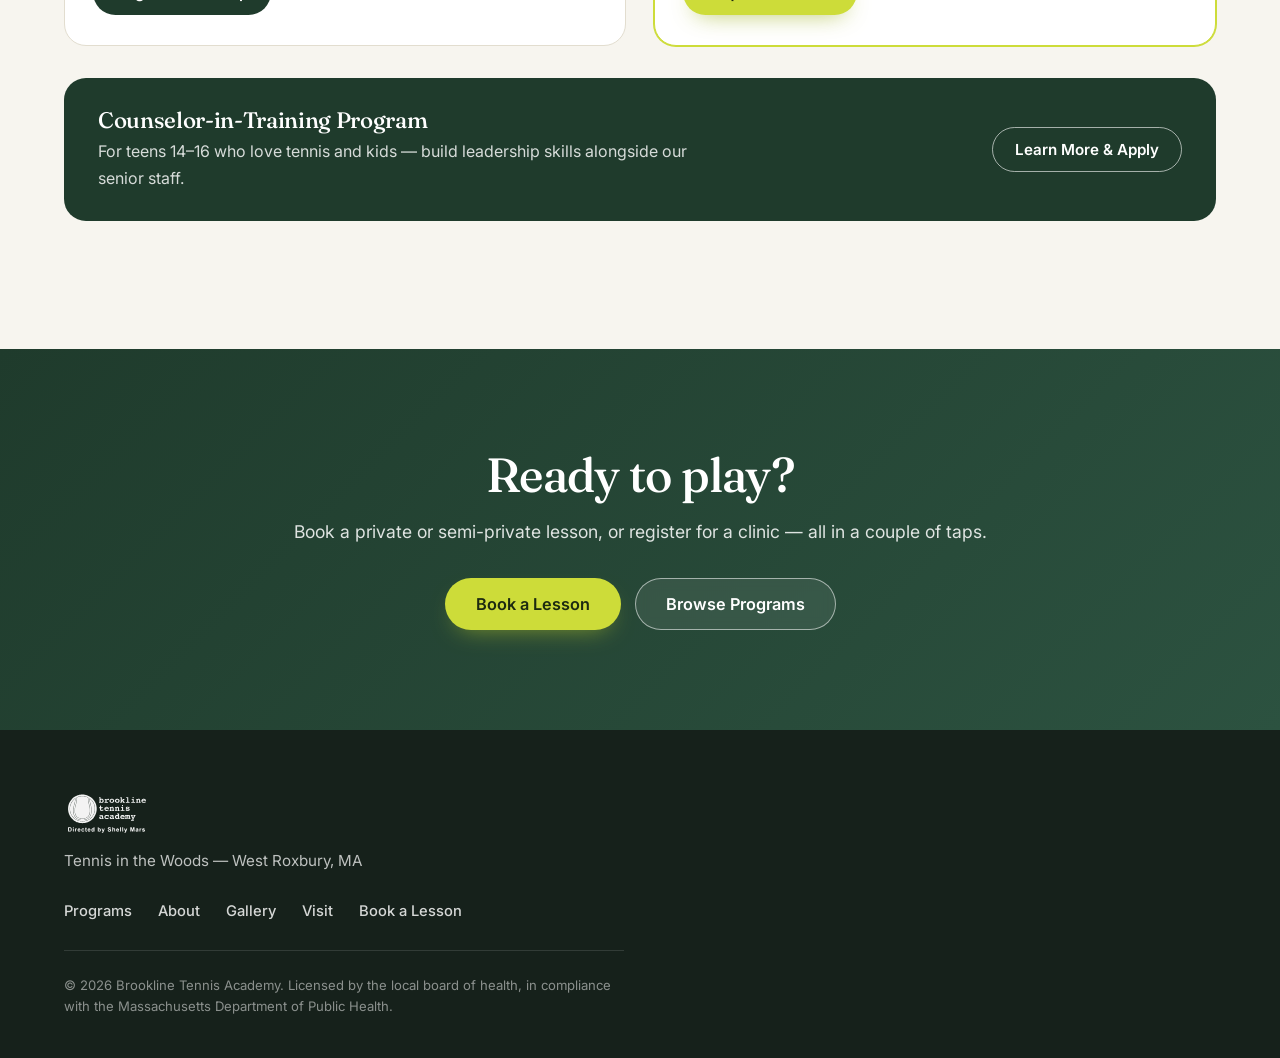
<file: programs.html>
<!DOCTYPE html>
<html lang="en">
<head>
  <meta charset="UTF-8" />
  <meta name="viewport" content="width=device-width, initial-scale=1.0" />
  <title>Programs — Junior & Adult Clinics, Camp | Brookline Tennis Academy</title>
  <meta name="description" content="Junior clinics, adult clinics, summer camp, and the Counselor-in-Training program at Brookline Tennis Academy in West Roxbury, MA." />

  <link rel="preconnect" href="https://fonts.googleapis.com" />
  <link rel="preconnect" href="https://fonts.gstatic.com" crossorigin />
  <link href="https://fonts.googleapis.com/css2?family=Fraunces:opsz,wght@9..144,400;9..144,500;9..144,600;9..144,700&family=Inter:wght@400;500;600;700&display=swap" rel="stylesheet" />

  <link rel="stylesheet" href="styles.css" />
  <noscript><style>.nav-drawer { grid-template-rows: 1fr; opacity: 1; }
    .nav-drawer-inner { visibility: visible; }
    .menu-btn { display: none; }
    [data-reveal] { opacity: 1; }</style></noscript>
</head>
<body>

  <header class="site-header" id="siteHeader">
    <div class="wrap header-bar">
      <button class="menu-btn" id="navToggle" aria-expanded="false" aria-controls="navDrawer">
        <span class="menu-icon" aria-hidden="true"><span></span><span></span></span>
        <span class="menu-label">Menu</span>
      </button>

      <a href="index.html" class="nav-logo-target"
         aria-label="Brookline Tennis Academy — home">
        <img src="images/logo-nav.svg" alt="Brookline Tennis Academy"
             width="400" height="216" />
      </a>

      <div class="header-actions">
        <a href="private-lessons.html" class="nav-cta" data-book="privateSemiPrivate">
          <span class="nav-cta-long">Book a Lesson</span>
          <span class="nav-cta-short">Book</span>
        </a>
      </div>
    </div>

    <!-- Expands beneath the bar. Holds the whole of the navigation at every width. -->
    <div class="nav-drawer" id="navDrawer">
      <div class="nav-drawer-inner wrap">
        <nav class="drawer-nav" aria-label="Primary">
          <a href="index.html">Home</a>
          <a href="programs.html" aria-current="page">Programs</a>
          <a href="private-lessons.html">Private Lessons</a>
          <a href="about.html">About</a>
          <a href="gallery.html">Gallery</a>
          <a href="visit.html">Visit</a>
        </nav>
        <a href="private-lessons.html" class="drawer-cta" data-book="privateSemiPrivate">Book a Lesson</a>
      </div>
    </div>
  </header>

  <!-- ===================== PAGE HEAD ===================== -->
  <section class="page-head">
    <div class="wrap">
      <p class="eyebrow" data-reveal>Register &amp; book</p>
      <h1 class="page-title" data-reveal>Programs</h1>
      <p class="page-lead" data-reveal>Junior and adult clinics run every season, plus summer camp and our Counselor-in-Training track. Pick a program and register in a couple of taps.</p>
    </div>
  </section>

  <section class="programs" id="programs">
    <div class="wrap">
      <div class="prog-grid">

        <!-- Kids -->
        <article class="prog-card" data-reveal style="--reveal-delay:0ms">
          <div class="prog-media">
            <img src="images/g1.jpg" alt="Kids tennis clinic in action" loading="lazy" />
          </div>
          <div class="prog-body">
            <h3 class="prog-name">Kids Clinics</h3>
            <p class="prog-desc">Junior clinics that build every core skill &mdash; strokes, footwork, etiquette, and a real love of the game.</p>
            <div class="prog-actions">
              <a href="#" class="btn btn-dark" data-book="kids.spring">Spring Clinics</a>
              <a href="#" class="btn btn-outline" data-book="kids.camp">Summer Camp</a>
            </div>
          </div>
        </article>

        <!-- Adults -->
        <article class="prog-card" data-reveal style="--reveal-delay:45ms">
          <div class="prog-media">
            <img src="images/g3.jpg" alt="Adult tennis clinic" loading="lazy" />
          </div>
          <div class="prog-body">
            <h3 class="prog-name">Adult Clinics</h3>
            <p class="prog-desc">Cardio and technique with game-based play. All levels welcome &mdash; grouped by ability on day one.</p>
            <div class="prog-actions prog-actions-wrap">
              <a href="#" class="btn btn-dark btn-sm" data-book="adults.spring">Spring</a>
              <a href="#" class="btn btn-dark btn-sm" data-book="adults.summer1">Summer I</a>
              <a href="#" class="btn btn-dark btn-sm" data-book="adults.summer2">Summer II</a>
              <a href="#" class="btn btn-dark btn-sm" data-book="adults.fall">Fall</a>
            </div>
          </div>
        </article>

        <!-- Summer Camp -->
        <article class="prog-card" data-reveal style="--reveal-delay:90ms">
          <div class="prog-media">
            <img src="images/g5.jpg" alt="Summer tennis camp" loading="lazy" />
          </div>
          <div class="prog-body">
            <h3 class="prog-name">Summer Junior Camp</h3>
            <p class="prog-desc">Our flagship summer program &mdash; full days of tennis, games, and fun for junior players.</p>
            <div class="prog-actions">
              <a href="#" class="btn btn-dark" data-book="summerCamp">Register for Camp</a>
            </div>
          </div>
        </article>

        <!-- Private (echoed here for completeness) -->
        <article class="prog-card prog-card-accent" data-reveal style="--reveal-delay:135ms">
          <div class="prog-media">
            <img src="images/g6.jpg" alt="Private tennis coaching" loading="lazy" />
          </div>
          <div class="prog-body">
            <h3 class="prog-name">Private &amp; Semi-Private</h3>
            <p class="prog-desc">One-on-one or small-group coaching tailored entirely to you. The fastest way to level up.</p>
            <div class="prog-actions">
              <a href="#" class="btn btn-primary" data-book="privateSemiPrivate">Request a Lesson</a>
            </div>
          </div>
        </article>

      </div>

      <!-- CIT secondary -->
      <div class="prog-secondary">
        <div>
          <h3>Counselor-in-Training Program</h3>
          <p>For teens 14&ndash;16 who love tennis and kids &mdash; build leadership skills alongside our senior staff.</p>
        </div>
        <a href="#" class="btn btn-outline" data-book="cit">Learn More &amp; Apply</a>
      </div>
    </div>
  </section>

  <section class="cta-band">
    <div class="wrap cta-band-inner" data-reveal>
      <h2>Ready to play?</h2>
      <p>Book a private or semi-private lesson, or register for a clinic &mdash; all in a couple of taps.</p>
      <div class="cta-band-actions">
        <a href="#" class="btn btn-primary btn-lg" data-book="privateSemiPrivate">Book a Lesson</a>
        <a href="programs.html" class="btn btn-ghost-light btn-lg">Browse Programs</a>
      </div>
    </div>
  </section>

  <footer class="site-footer">
    <div class="wrap footer-inner">
      <div class="footer-brand">
        <img src="images/logo.svg" alt="Brookline Tennis Academy" class="footer-logo" />
        <p class="footer-tag">Tennis in the Woods &mdash; West Roxbury, MA</p>
      </div>
      <nav class="footer-nav" aria-label="Footer">
        <a href="programs.html">Programs</a>
        <a href="about.html">About</a>
        <a href="gallery.html">Gallery</a>
        <a href="visit.html">Visit</a>
        <a href="#" data-book="privateSemiPrivate">Book a Lesson</a>
      </nav>
      <p class="footer-legal">
        &copy; <span id="year"></span> Brookline Tennis Academy. Licensed by the local board of health,
        in compliance with the Massachusetts Department of Public Health.
      </p>
    </div>
  </footer>

  <!-- ===================== BOOKING MODAL ===================== -->
  <div class="modal-overlay" id="bookModal" hidden>
    <div class="modal" role="dialog" aria-modal="true" aria-labelledby="bookModalTitle">
      <div class="modal-head">
        <div>
          <p class="eyebrow" style="margin:0 0 6px">Brookline Tennis Academy</p>
          <h2 class="modal-title" id="bookModalTitle">Book a Lesson</h2>
          <p class="modal-sub" id="bookModalSub"></p>
        </div>
        <button class="modal-close" id="bookModalClose" type="button" aria-label="Close booking window">
          <svg viewBox="0 0 24 24" aria-hidden="true"><path d="M6 6l12 12M18 6 6 18"/></svg>
        </button>
      </div>
      <div class="modal-body" id="bookModalBody">
        <!-- Acuity iframe (or demo placeholder) injected here by script.js -->
      </div>
    </div>
  </div>

  <script src="config.js"></script>
  <script src="script.js"></script>
</body>
</html>
</file>
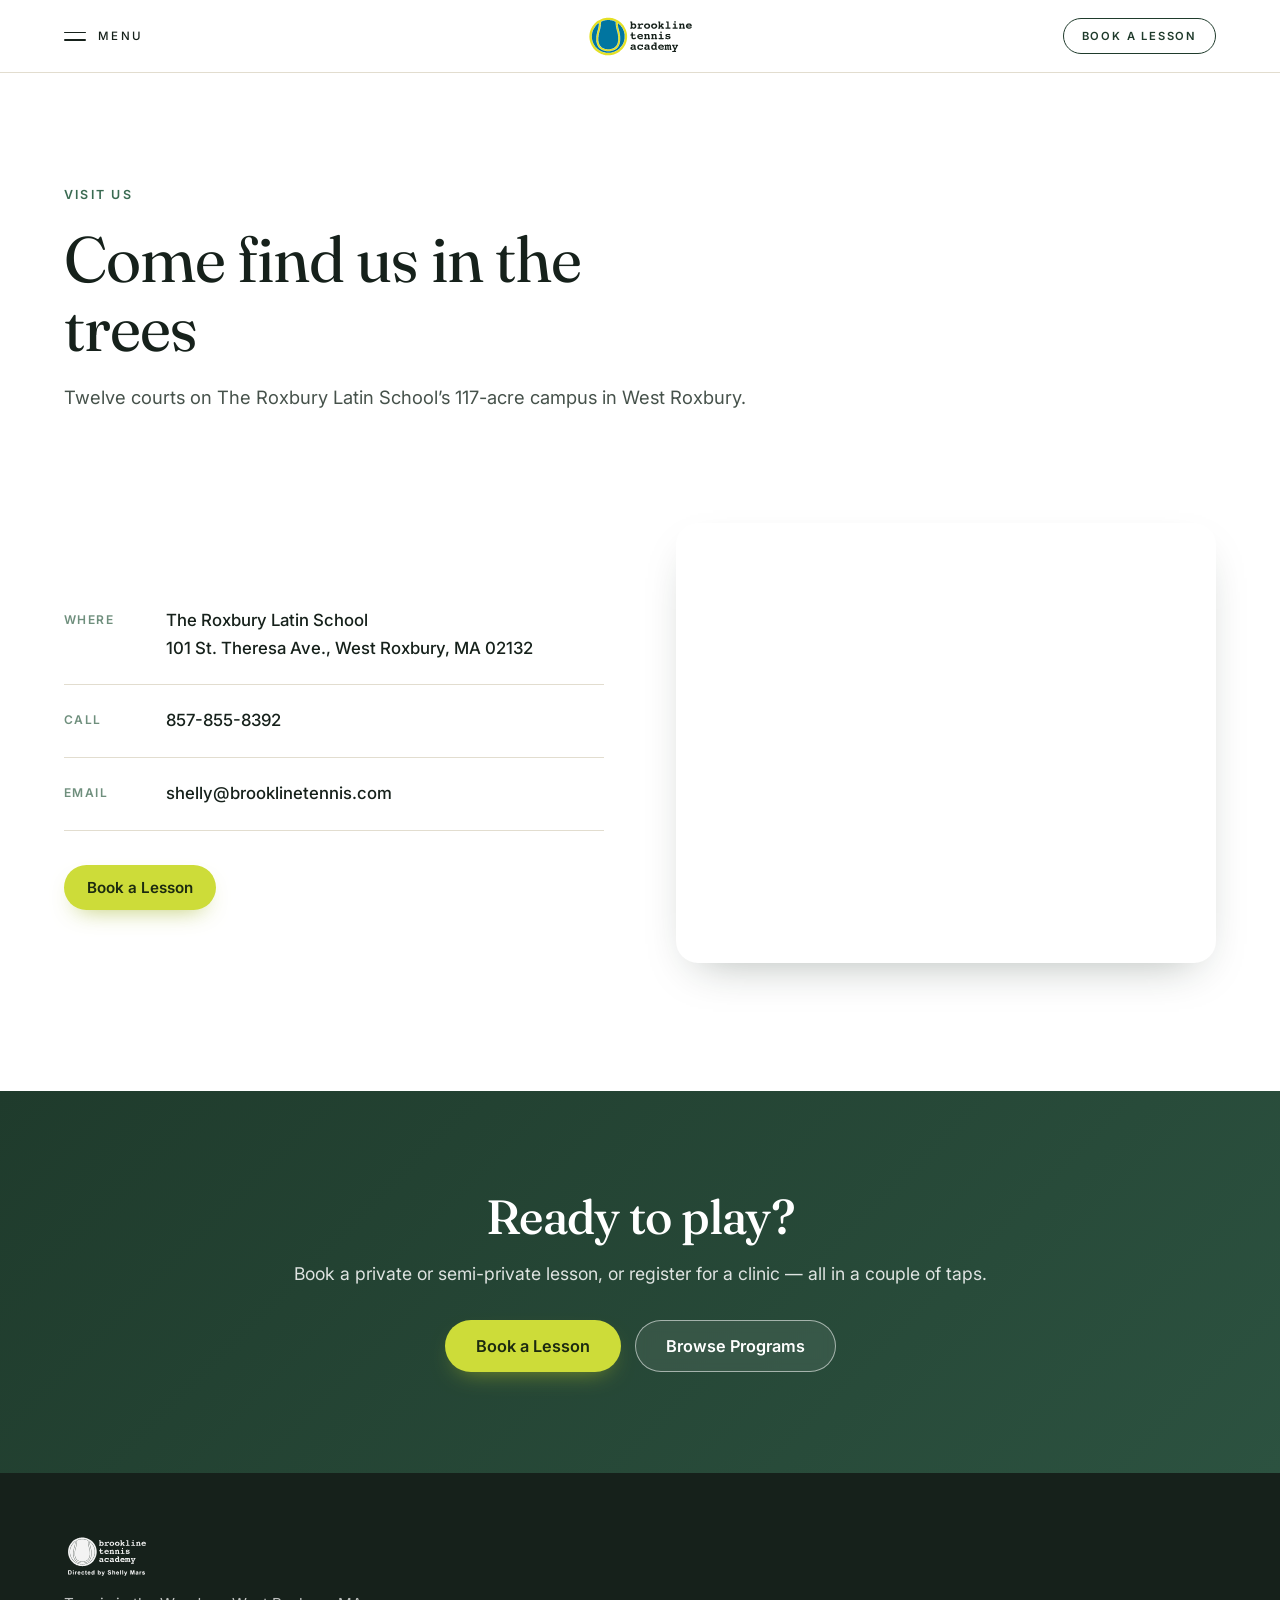
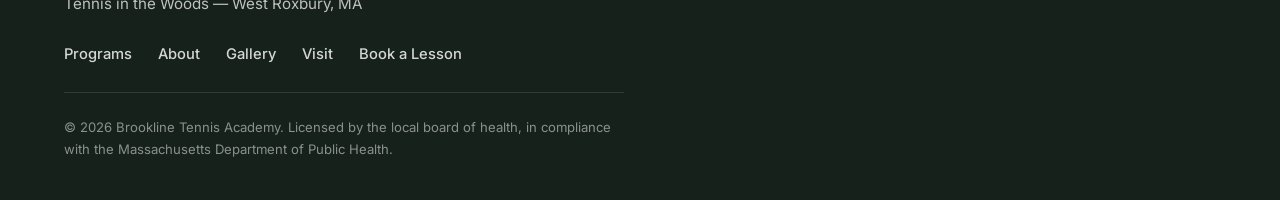
<file: visit.html>
<!DOCTYPE html>
<html lang="en">
<head>
  <meta charset="UTF-8" />
  <meta name="viewport" content="width=device-width, initial-scale=1.0" />
  <title>Visit &amp; Contact | Brookline Tennis Academy</title>
  <meta name="description" content="Find Brookline Tennis Academy at The Roxbury Latin School, 101 St. Theresa Ave., West Roxbury, MA. Phone, email, and directions." />

  <link rel="preconnect" href="https://fonts.googleapis.com" />
  <link rel="preconnect" href="https://fonts.gstatic.com" crossorigin />
  <link href="https://fonts.googleapis.com/css2?family=Fraunces:opsz,wght@9..144,400;9..144,500;9..144,600;9..144,700&family=Inter:wght@400;500;600;700&display=swap" rel="stylesheet" />

  <link rel="stylesheet" href="styles.css" />
  <noscript><style>.nav-drawer { grid-template-rows: 1fr; opacity: 1; }
    .nav-drawer-inner { visibility: visible; }
    .menu-btn { display: none; }
    [data-reveal] { opacity: 1; }</style></noscript>
</head>
<body>

  <header class="site-header" id="siteHeader">
    <div class="wrap header-bar">
      <button class="menu-btn" id="navToggle" aria-expanded="false" aria-controls="navDrawer">
        <span class="menu-icon" aria-hidden="true"><span></span><span></span></span>
        <span class="menu-label">Menu</span>
      </button>

      <a href="index.html" class="nav-logo-target"
         aria-label="Brookline Tennis Academy — home">
        <img src="images/logo-nav.svg" alt="Brookline Tennis Academy"
             width="400" height="216" />
      </a>

      <div class="header-actions">
        <a href="private-lessons.html" class="nav-cta" data-book="privateSemiPrivate">
          <span class="nav-cta-long">Book a Lesson</span>
          <span class="nav-cta-short">Book</span>
        </a>
      </div>
    </div>

    <!-- Expands beneath the bar. Holds the whole of the navigation at every width. -->
    <div class="nav-drawer" id="navDrawer">
      <div class="nav-drawer-inner wrap">
        <nav class="drawer-nav" aria-label="Primary">
          <a href="index.html">Home</a>
          <a href="programs.html">Programs</a>
          <a href="private-lessons.html">Private Lessons</a>
          <a href="about.html">About</a>
          <a href="gallery.html">Gallery</a>
          <a href="visit.html" aria-current="page">Visit</a>
        </nav>
        <a href="private-lessons.html" class="drawer-cta" data-book="privateSemiPrivate">Book a Lesson</a>
      </div>
    </div>
  </header>

  <!-- ===================== PAGE HEAD ===================== -->
  <section class="page-head">
    <div class="wrap">
      <p class="eyebrow" data-reveal>Visit us</p>
      <h1 class="page-title" data-reveal>Come find us in the trees</h1>
      <p class="page-lead" data-reveal>Twelve courts on The Roxbury Latin School&rsquo;s 117-acre campus in West Roxbury.</p>
    </div>
  </section>

  <section class="visit" id="visit">
    <div class="wrap visit-grid">
      <div class="visit-copy" data-reveal>
        <ul class="contact-list">
          <li>
            <span class="contact-label">Where</span>
            <a href="#" data-maps class="contact-value" id="venueLink">The Roxbury Latin School<br>101 St. Theresa Ave., West Roxbury, MA 02132</a>
          </li>
          <li>
            <span class="contact-label">Call</span>
            <a href="#" data-phone class="contact-value" id="phoneLink"></a>
          </li>
          <li>
            <span class="contact-label">Email</span>
            <a href="#" data-email class="contact-value" id="emailLink"></a>
          </li>
        </ul>

        <a href="#" class="btn btn-primary" data-book="privateSemiPrivate">Book a Lesson</a>
      </div>

      <div class="visit-map" data-reveal>
        <iframe
          title="Map to The Roxbury Latin School"
          src="https://www.google.com/maps?q=Roxbury+Latin+School+101+St+Theresa+Ave+West+Roxbury+MA+02132&output=embed"
          loading="lazy"
          referrerpolicy="no-referrer-when-downgrade"></iframe>
      </div>
    </div>
  </section>

  <section class="cta-band">
    <div class="wrap cta-band-inner" data-reveal>
      <h2>Ready to play?</h2>
      <p>Book a private or semi-private lesson, or register for a clinic &mdash; all in a couple of taps.</p>
      <div class="cta-band-actions">
        <a href="#" class="btn btn-primary btn-lg" data-book="privateSemiPrivate">Book a Lesson</a>
        <a href="programs.html" class="btn btn-ghost-light btn-lg">Browse Programs</a>
      </div>
    </div>
  </section>

  <footer class="site-footer">
    <div class="wrap footer-inner">
      <div class="footer-brand">
        <img src="images/logo.svg" alt="Brookline Tennis Academy" class="footer-logo" />
        <p class="footer-tag">Tennis in the Woods &mdash; West Roxbury, MA</p>
      </div>
      <nav class="footer-nav" aria-label="Footer">
        <a href="programs.html">Programs</a>
        <a href="about.html">About</a>
        <a href="gallery.html">Gallery</a>
        <a href="visit.html">Visit</a>
        <a href="#" data-book="privateSemiPrivate">Book a Lesson</a>
      </nav>
      <p class="footer-legal">
        &copy; <span id="year"></span> Brookline Tennis Academy. Licensed by the local board of health,
        in compliance with the Massachusetts Department of Public Health.
      </p>
    </div>
  </footer>

  <!-- ===================== BOOKING MODAL ===================== -->
  <div class="modal-overlay" id="bookModal" hidden>
    <div class="modal" role="dialog" aria-modal="true" aria-labelledby="bookModalTitle">
      <div class="modal-head">
        <div>
          <p class="eyebrow" style="margin:0 0 6px">Brookline Tennis Academy</p>
          <h2 class="modal-title" id="bookModalTitle">Book a Lesson</h2>
          <p class="modal-sub" id="bookModalSub"></p>
        </div>
        <button class="modal-close" id="bookModalClose" type="button" aria-label="Close booking window">
          <svg viewBox="0 0 24 24" aria-hidden="true"><path d="M6 6l12 12M18 6 6 18"/></svg>
        </button>
      </div>
      <div class="modal-body" id="bookModalBody">
        <!-- Acuity iframe (or demo placeholder) injected here by script.js -->
      </div>
    </div>
  </div>

  <script src="config.js"></script>
  <script src="script.js"></script>
</body>
</html>
</file>
<file: styles.css>
/* =========================================================================
   BROOKLINE TENNIS ACADEMY — STYLES
   Editorial / calm / booking-first. Forest green + cream + optic accent.
   ========================================================================= */

:root {
  /* Palette */
  --forest:      #1f3b2c;   /* deep court-side green (primary) */
  --forest-700:  #2c5240;
  --forest-600:  #3a6b52;
  --moss:        #6f8f7d;
  --optic:       #cddc39;   /* tennis-ball optic accent */
  --optic-deep:  #b6c62e;
  --cream:       #f7f5ef;   /* page background */
  --cream-200:   #efece2;
  --paper:       #ffffff;
  --ink:         #16211b;   /* near-black text */
  --ink-soft:    #46524b;
  --line:        #e2ddcf;

  /* Type */
  --serif: "Fraunces", Georgia, "Times New Roman", serif;
  --sans:  "Inter", system-ui, -apple-system, "Segoe UI", sans-serif;

  /* Layout */
  --wrap: 1200px;
  --radius: 14px;
  --radius-lg: 22px;
  --shadow: 0 18px 44px -22px rgba(20, 40, 30, .38);
  --shadow-sm: 0 6px 20px -12px rgba(20, 40, 30, .3);
  --ease: cubic-bezier(.22, .61, .36, 1);
  --header-h: 72px;
}

/* ---------- Reset-ish ---------- */
*, *::before, *::after { box-sizing: border-box; }
html { scroll-behavior: smooth; -webkit-text-size-adjust: 100%; }
@media (prefers-reduced-motion: reduce) { html { scroll-behavior: auto; } }
body {
  margin: 0;
  font-family: var(--sans);
  color: var(--ink);
  background: var(--cream);
  line-height: 1.65;
  -webkit-font-smoothing: antialiased;
  text-rendering: optimizeLegibility;
}
img { max-width: 100%; display: block; }
a { color: inherit; text-decoration: none; }
h1, h2, h3 { margin: 0; line-height: 1.08; letter-spacing: -.015em; }
p { margin: 0; }

.wrap { width: 100%; max-width: var(--wrap); margin: 0 auto; padding: 0 24px; }

/* ---------- Shared bits ---------- */
.eyebrow {
  font-family: var(--sans);
  font-size: .78rem;
  font-weight: 600;
  letter-spacing: .18em;
  text-transform: uppercase;
  color: var(--forest-600);
  margin: 0 0 18px;
}
.eyebrow-light { color: var(--optic); }

.section-title {
  font-family: var(--serif);
  font-weight: 500;
  font-size: clamp(1.9rem, 3.6vw, 3rem);
  color: var(--ink);
}
.ital { font-style: italic; font-weight: 500; }

.section-head { max-width: 620px; margin-bottom: 52px; }
.section-head-center { margin-left: auto; margin-right: auto; text-align: center; }
.section-lead {
  margin-top: 18px;
  color: var(--ink-soft);
  font-size: 1.075rem;
}

/* ---------- Buttons ---------- */
.btn {
  --btn-bg: var(--forest);
  --btn-fg: #fff;
  display: inline-flex; align-items: center; justify-content: center; gap: .5em;
  font-family: var(--sans);
  font-weight: 600;
  font-size: .95rem;
  line-height: 1;
  padding: 14px 22px;
  border-radius: 999px;
  background: var(--btn-bg);
  color: var(--btn-fg);
  border: 1.5px solid transparent;
  cursor: pointer;
  transition: transform .22s var(--ease), box-shadow .22s var(--ease),
              background .22s var(--ease), color .22s var(--ease), border-color .22s var(--ease);
  will-change: transform;
}
.btn:hover { transform: translateY(-2px); box-shadow: var(--shadow-sm); }
.btn:active { transform: translateY(0); }
.btn:focus-visible { outline: 3px solid var(--forest-600); outline-offset: 3px; }

.btn-primary { --btn-bg: var(--optic); --btn-fg: #1c2a10; box-shadow: 0 10px 24px -12px rgba(160, 180, 40, .8); }
.btn-primary:hover { --btn-bg: var(--optic-deep); }

.btn-dark { --btn-bg: var(--forest); --btn-fg: #fff; }
.btn-dark:hover { --btn-bg: var(--forest-700); }

.btn-outline { --btn-bg: transparent; --btn-fg: var(--forest); border-color: var(--forest); }
.btn-outline:hover { --btn-bg: var(--forest); --btn-fg: #fff; }

.btn-ghost-light { --btn-bg: rgba(255,255,255,.08); --btn-fg: #fff; border-color: rgba(255,255,255,.55); backdrop-filter: blur(6px); }
.btn-ghost-light:hover { --btn-bg: rgba(255,255,255,.16); border-color: #fff; }

.btn-sm { padding: 10px 18px; font-size: .875rem; }
.btn-lg { padding: 17px 30px; font-size: 1.02rem; }

/* ---------- Header ----------
   A single permanent bar at every width, after theoaksclub.com: menu on the
   left, wordmark optically centred, one action on the right. It does not
   change on scroll — no fade-in, no shrink, no hide-on-scroll-down. All of the
   navigation lives in the drawer, so the bar never has to grow. */
.site-header {
  position: sticky; top: 0; z-index: 100;
  background: var(--paper);
  border-bottom: 1px solid var(--line);
}
.header-bar {
  display: grid;
  grid-template-columns: 1fr auto 1fr;  /* centres the logo target on the page,
                                           not between the two side items */
  align-items: center;
  height: var(--header-h);
}

/* On inner pages this is the real, clickable logo. On the home page it carries
   .is-flight-target and is an invisible placeholder that only tells script.js
   where the travelling hero logo should come to rest. */
.nav-logo-target {
  display: block;
  width: 112px;
  aspect-ratio: 400 / 216;
}
.nav-logo-target img { width: 100%; height: 100%; object-fit: contain; }
.nav-logo-target.is-flight-target { visibility: hidden; }

/* --- menu button --- */
.menu-btn {
  justify-self: start;
  display: inline-flex; align-items: center; gap: 12px;
  height: 44px; padding: 0 6px 0 0;     /* 44px touch target, flush to the gutter */
  background: none; border: 0; cursor: pointer;
  color: var(--ink);
  font-family: var(--sans);
  font-size: .72rem; font-weight: 500;
  letter-spacing: .2em; text-transform: uppercase;
}
.menu-btn:focus-visible { outline: 3px solid var(--forest-600); outline-offset: 3px; }
.menu-icon { display: block; width: 22px; }
.menu-icon span {
  display: block; height: 1.5px; background: currentColor; border-radius: 2px;
  transition: transform .28s var(--ease), opacity .2s var(--ease);
}
.menu-icon span:first-child { margin-bottom: 6px; }
.menu-btn[aria-expanded="true"] .menu-icon span:first-child { transform: translateY(3.75px) rotate(45deg); }
.menu-btn[aria-expanded="true"] .menu-icon span:last-child  { transform: translateY(-3.75px) rotate(-45deg); }

/* --- right-hand action --- */
.header-actions { justify-self: end; }
.nav-cta {
  display: inline-flex; align-items: center; justify-content: center;
  min-height: 36px; padding: 0 18px;
  border: 1px solid var(--forest);
  border-radius: 999px;
  font-family: var(--sans);
  font-size: .7rem; font-weight: 600;
  letter-spacing: .16em; text-transform: uppercase;
  color: var(--forest);
  transition: background .22s var(--ease), color .22s var(--ease);
}
.nav-cta:hover { background: var(--forest); color: var(--paper); }
.nav-cta:focus-visible { outline: 3px solid var(--forest-600); outline-offset: 3px; }
.nav-cta-short { display: none; }

/* --- drawer --- */
.nav-drawer {
  display: grid;
  grid-template-rows: 0fr;              /* 0fr -> 1fr animates to content height */
  background: var(--forest);
  opacity: 0;
  transition: grid-template-rows .3s var(--ease), opacity .3s var(--ease);
}
.nav-drawer.is-open { grid-template-rows: 1fr; opacity: 1; }
/* visibility (not just height) so collapsed links leave the tab order and the
   accessibility tree; delayed on close so it doesn't blink out mid-transition */
.nav-drawer-inner {
  overflow: hidden;
  visibility: hidden;
  transition: visibility 0s linear .3s;
}
.nav-drawer.is-open .nav-drawer-inner { visibility: visible; transition-delay: 0s; }

.drawer-nav { display: flex; flex-wrap: wrap; gap: 8px 44px; padding: 26px 0 30px; }
.drawer-nav a {
  position: relative;
  padding: 8px 0;
  font-family: var(--sans);
  font-size: .78rem; font-weight: 500;
  letter-spacing: .22em; text-transform: uppercase;
  color: var(--cream);
}
.drawer-nav a::after {
  content: ""; position: absolute; left: 0; bottom: 2px;
  width: 0; height: 1px; background: var(--optic);
  transition: width .25s var(--ease);
}
.drawer-nav a:hover::after, .drawer-nav a:focus-visible::after { width: 100%; }
.drawer-nav a:focus-visible { outline: 3px solid var(--optic); outline-offset: 4px; }

.drawer-cta {
  display: none;                        /* the bar already carries it on desktop */
}

@media (prefers-reduced-motion: reduce) {
  .nav-drawer { transition: none; }
  .menu-icon span { transition: none; }
}

/* ---------- Hero ----------
   Full-bleed cross-fading slideshow behind a single centered seal.
   Runs ~10vh taller than the fold so there is always a visible hint that
   the page continues below. Fade timing is set from config.js. */
.hero {
  position: relative;
  height: calc(100svh - var(--header-h) + 10vh);
  min-height: 560px;
  color: var(--cream);
  display: grid;
  place-items: center;
}
/* No `isolation` and no `overflow` here on purpose: either one makes .hero a
   stacking/clipping context, which would trap the position:fixed logo below
   the sticky header on its way into the bar. The slides and scrim are all
   inset:0 children, so there is nothing to clip anyway. */

/* --- slides --- */
.hero-slides { position: absolute; inset: 0; }
.hero-slide {
  position: absolute; inset: 0;
  opacity: 0;
  transition: opacity var(--hero-fade, 3500ms) linear;
}
.hero-slide.is-active { opacity: 1; }
.hero-slide img {
  width: 100%; height: 100%;
  object-fit: cover;
  object-position: 50% 50%;
}

/* Deliberately heavier than the reference sites' 10% scrim: these photos are
   bright midday courts, and the cream seal has to clear 4.5:1 over all four. */
.hero-scrim {
  position: absolute; inset: 0;
  background:
    radial-gradient(80% 62% at 50% 46%, rgba(12,26,18,.58) 0%, rgba(12,26,18,.28) 58%, rgba(12,26,18,.08) 100%),
    linear-gradient(180deg, rgba(12,26,18,.46) 0%, rgba(12,26,18,.16) 40%, rgba(12,26,18,.06) 62%, rgba(12,26,18,.46) 100%);
}

/* --- centered seal --- */
.hero-seal {
  position: relative;
  display: flex; flex-direction: column; align-items: center;
  text-align: center;
  padding: 0 24px;
  margin-bottom: 4vh;   /* nudges the seal above centre without a transform —
                           a transformed ancestor would capture the fixed logo */
}
.hero-wordmark { margin: 0; line-height: 0; }

/* Holds the logo's place in the hero while the real thing flies fixed above it. */
.hero-logo-slot {
  display: block;
  width: clamp(258px, 30vw, 420px);
  aspect-ratio: 400 / 216;
}
.hero-logo {
  position: relative;
  display: block;
  width: 100%; height: 100%;
}
.hero-logo.is-flying {
  position: fixed;
  left: 0; right: 0; margin-inline: auto;   /* centred; script.js sets `top` */
  width: clamp(258px, 30vw, 420px);
  height: auto;
  aspect-ratio: 400 / 216;
  z-index: 101;                             /* above the sticky header (100) */
  transform-origin: 50% 50%;
  will-change: transform;
  pointer-events: none;
}
.hl-img {
  position: absolute; inset: 0;
  width: 100%; height: 100%;
}
.hl-light { filter: drop-shadow(0 4px 30px rgba(8, 20, 14, .45)); }
.hl-dark { opacity: 0; }
.hero-rule {
  display: block;
  width: 46px; height: 1px;
  margin: clamp(24px, 3.4vh, 38px) 0 clamp(18px, 2.4vh, 24px);
  background: rgba(247, 245, 239, .48);
}
.hero-tagline {
  font-family: var(--serif);
  font-style: italic;
  font-size: clamp(.95rem, 1.5vw, 1.12rem);
  color: rgba(247, 245, 239, .92);
  text-shadow: 0 2px 24px rgba(8, 20, 14, .45);
}

/* --- scroll cue --- */
.hero-cue {
  position: absolute;
  /* the hero runs 10vh past the fold, so offset the cue to sit above it */
  left: 50%; bottom: calc(10vh + clamp(26px, 4vh, 46px));
  transform: translateX(-50%);
  width: 44px; height: 64px;              /* 44px touch target */
  display: grid; place-items: center;
}
.hero-cue-line {
  position: relative;
  width: 1px; height: 56px;
  background: rgba(247, 245, 239, .26);
  overflow: hidden;
}
.hero-cue-line::after {
  content: "";
  position: absolute; left: 0; top: 0;
  width: 1px; height: 18px;
  background: var(--cream);
  animation: heroCue 2.6s var(--ease) infinite;
}
@keyframes heroCue {
  0%   { transform: translateY(-20px); opacity: 0; }
  35%  { opacity: 1; }
  100% { transform: translateY(56px); opacity: 0; }
}

@media (prefers-reduced-motion: reduce) {
  .hero-slide { transition: none; }
  .hero-cue-line::after { animation: none; top: 0; height: 56px; opacity: .55; }
}

/* ---------- Feature (Private/Semi) ---------- */
.feature { padding: clamp(72px, 11vw, 128px) 0; background: var(--paper); }
.feature-grid { display: grid; grid-template-columns: 1.05fr .95fr; gap: clamp(40px, 6vw, 84px); align-items: center; }
.feature-title { font-family: var(--serif); font-weight: 500; font-size: clamp(2rem, 4vw, 3.2rem); margin-bottom: 20px; }
.feature-lead { color: var(--ink-soft); font-size: 1.1rem; max-width: 52ch; }
.feature-points { list-style: none; padding: 0; margin: 30px 0 34px; display: grid; gap: 16px; }
.feature-points li { display: flex; gap: 14px; align-items: flex-start; }
.feature-points svg {
  flex: none; width: 26px; height: 26px; margin-top: 1px;
  fill: none; stroke: #1c2a10; stroke-width: 2.4; stroke-linecap: round; stroke-linejoin: round;
  background: var(--optic); border-radius: 50%; padding: 4px;
}
.feature-points span { color: var(--ink); }
.feature-points strong { font-weight: 700; }
.feature-actions { display: flex; align-items: center; gap: 18px; flex-wrap: wrap; }
.feature-note { color: var(--ink-soft); font-size: .9rem; max-width: 22ch; }
.feature-figure {
  margin: 0; border-radius: var(--radius-lg); overflow: hidden; box-shadow: var(--shadow);
}
.feature-figure img { width: 100%; height: 100%; min-height: 380px; object-fit: cover; }

/* ---------- Programs ---------- */
.programs { padding: clamp(72px, 11vw, 128px) 0; background: var(--cream); }
.prog-grid {
  display: grid; grid-template-columns: repeat(2, 1fr); gap: 28px;
}
.prog-card {
  background: var(--paper); border: 1px solid var(--line);
  border-radius: var(--radius-lg); overflow: hidden;
  display: flex; flex-direction: column;
  transition: transform .28s var(--ease), box-shadow .28s var(--ease), border-color .28s var(--ease);
}
.prog-card:hover { transform: translateY(-4px); box-shadow: var(--shadow); border-color: transparent; }
.prog-media { aspect-ratio: 16 / 10; overflow: hidden; }
.prog-media img { width: 100%; height: 100%; object-fit: cover; transition: transform .5s var(--ease); }
.prog-card:hover .prog-media img { transform: scale(1.05); }
.prog-body { padding: 28px 28px 30px; display: flex; flex-direction: column; flex: 1; }
.prog-name { font-family: var(--serif); font-weight: 500; font-size: 1.55rem; margin-bottom: 10px; }
.prog-desc { color: var(--ink-soft); margin-bottom: 22px; flex: 1; }
.prog-actions { display: flex; gap: 12px; flex-wrap: wrap; }
.prog-actions-wrap .btn { flex: 1 1 auto; min-width: 92px; }
.prog-card-accent { border-color: var(--optic); box-shadow: 0 0 0 1px var(--optic); }

.prog-secondary {
  margin-top: 32px; padding: 30px 34px;
  background: var(--forest); color: #fff; border-radius: var(--radius-lg);
  display: flex; align-items: center; justify-content: space-between; gap: 24px; flex-wrap: wrap;
}
.prog-secondary h3 { font-family: var(--serif); font-weight: 500; font-size: 1.4rem; margin-bottom: 6px; }
.prog-secondary p { color: rgba(255,255,255,.82); max-width: 60ch; }
.prog-secondary .btn-outline { --btn-fg: #fff; border-color: rgba(255,255,255,.6); }
.prog-secondary .btn-outline:hover { --btn-bg: #fff; --btn-fg: var(--forest); border-color:#fff; }

/* ---------- About ---------- */
.about { padding: clamp(72px, 11vw, 128px) 0; background: var(--paper); }
.about-grid { display: grid; grid-template-columns: .95fr 1.05fr; gap: clamp(40px, 6vw, 84px); align-items: center; }
.about-figure { margin: 0; border-radius: var(--radius-lg); overflow: hidden; box-shadow: var(--shadow); }
.about-figure img { width: 100%; height: 100%; min-height: 420px; object-fit: cover; }
.about-copy p { color: var(--ink-soft); font-size: 1.075rem; margin-top: 18px; }
.about-copy .section-title { margin-bottom: 6px; }
.stat-row { display: flex; gap: 40px; margin-top: 36px; flex-wrap: wrap; }
.stat { display: flex; flex-direction: column; }
.stat-num { font-family: var(--serif); font-weight: 600; font-size: 2.4rem; color: var(--forest); line-height: 1; }
.stat-label { margin-top: 8px; font-size: .82rem; letter-spacing: .06em; text-transform: uppercase; color: var(--ink-soft); }

/* ---------- Gallery ---------- */
.gallery { padding: clamp(72px, 11vw, 120px) 0; background: var(--cream); }
.gallery-grid { display: grid; grid-template-columns: repeat(3, 1fr); gap: 18px; }
.gallery-grid figure { margin: 0; border-radius: var(--radius); overflow: hidden; aspect-ratio: 4/3; }
.gallery-grid img { width: 100%; height: 100%; object-fit: cover; transition: transform .55s var(--ease); }
.gallery-grid figure:hover img { transform: scale(1.06); }

/* ---------- CTA band ---------- */
.cta-band {
  background: linear-gradient(135deg, var(--forest) 0%, var(--forest-700) 100%);
  color: #fff; text-align: center;
  padding: clamp(64px, 9vw, 100px) 0;
}
.cta-band h2 { font-family: var(--serif); font-weight: 500; font-size: clamp(2rem, 4vw, 3rem); }
.cta-band p { margin-top: 16px; color: rgba(255,255,255,.85); font-size: 1.1rem; }
.cta-band-actions { margin-top: 32px; display: flex; gap: 14px; justify-content: center; flex-wrap: wrap; }

/* ---------- Visit ---------- */
.visit { padding: clamp(72px, 11vw, 128px) 0; background: var(--paper); }
.visit-grid { display: grid; grid-template-columns: 1fr 1fr; gap: clamp(40px, 6vw, 72px); align-items: center; }
.contact-list { list-style: none; padding: 0; margin: 30px 0 34px; display: grid; gap: 22px; }
.contact-list li { display: grid; grid-template-columns: 84px 1fr; gap: 18px; align-items: start; padding-bottom: 22px; border-bottom: 1px solid var(--line); }
.contact-label { font-size: .75rem; letter-spacing: .12em; text-transform: uppercase; color: var(--moss); font-weight: 600; padding-top: 3px; }
.contact-value { font-size: 1.05rem; color: var(--ink); font-weight: 500; transition: color .2s var(--ease); }
a.contact-value:hover { color: var(--forest-600); }
.visit-map { border-radius: var(--radius-lg); overflow: hidden; box-shadow: var(--shadow); }
.visit-map iframe { width: 100%; height: 440px; border: 0; display: block; }

/* ---------- Footer ---------- */
.site-footer { background: var(--ink); color: rgba(255,255,255,.72); padding: 60px 0 40px; }
.footer-inner { display: grid; gap: 26px; }
.footer-logo { height: 46px; filter: brightness(0) invert(1); opacity: .95; }
.footer-tag { margin-top: 12px; font-size: .95rem; }
.footer-nav { display: flex; gap: 26px; flex-wrap: wrap; }
.footer-nav a { font-size: .92rem; font-weight: 500; color: rgba(255,255,255,.82); transition: color .2s var(--ease); }
.footer-nav a:hover { color: var(--optic); }
.footer-legal { font-size: .82rem; color: rgba(255,255,255,.5); max-width: 70ch; border-top: 1px solid rgba(255,255,255,.12); padding-top: 24px; }

/* ---------- Booking modal ---------- */
.modal-overlay {
  position: fixed; inset: 0; z-index: 1000;
  display: flex; align-items: center; justify-content: center;
  padding: 24px;
  background: rgba(15, 24, 18, .55);
  backdrop-filter: blur(4px);
  animation: overlayIn .25s var(--ease);
}
.modal-overlay[hidden] { display: none; }
@keyframes overlayIn { from { opacity: 0; } to { opacity: 1; } }

.modal {
  width: 100%; max-width: 640px; max-height: 90vh;
  display: flex; flex-direction: column;
  background: var(--paper);
  border-radius: var(--radius-lg);
  box-shadow: 0 40px 90px -30px rgba(10, 20, 14, .6);
  overflow: hidden;
  animation: modalIn .32s var(--ease);
}
@keyframes modalIn { from { opacity: 0; transform: translateY(14px) scale(.98); } to { opacity: 1; transform: none; } }
@media (prefers-reduced-motion: reduce) {
  .modal-overlay, .modal { animation: none; }
}

.modal-head {
  display: flex; align-items: flex-start; justify-content: space-between; gap: 16px;
  padding: 24px 26px 18px;
  border-bottom: 1px solid var(--line);
}
.modal-title { font-family: var(--serif); font-weight: 500; font-size: 1.5rem; }
.modal-sub { margin-top: 6px; color: var(--ink-soft); font-size: .95rem; }
.modal-close {
  flex: none; width: 44px; height: 44px; display: grid; place-items: center;
  background: var(--cream); border: 1px solid var(--line); border-radius: 50%;
  cursor: pointer; transition: background .2s var(--ease), transform .2s var(--ease);
}
.modal-close:hover { background: var(--cream-200); transform: rotate(90deg); }
.modal-close:focus-visible { outline: 3px solid var(--forest-600); outline-offset: 2px; }
.modal-close svg { width: 20px; height: 20px; fill: none; stroke: var(--ink); stroke-width: 2; stroke-linecap: round; }

.modal-body { overflow-y: auto; -webkit-overflow-scrolling: touch; }
.modal-body iframe { width: 100%; min-height: 600px; border: 0; display: block; }

/* demo placeholder shown until a real Acuity URL is set */
.embed-placeholder { padding: 44px 30px 40px; text-align: center; }
.embed-placeholder .ep-badge {
  display: inline-block; font-size: .7rem; font-weight: 700; letter-spacing: .14em; text-transform: uppercase;
  color: var(--forest-600); background: rgba(205, 220, 57, .28); border: 1px solid var(--optic);
  padding: 5px 12px; border-radius: 999px; margin-bottom: 22px;
}
.embed-placeholder .ep-icon {
  width: 56px; height: 56px; margin: 0 auto 18px; display: grid; place-items: center;
  background: var(--forest); border-radius: 16px;
}
.embed-placeholder .ep-icon svg { width: 28px; height: 28px; fill: none; stroke: var(--optic); stroke-width: 1.8; stroke-linecap: round; stroke-linejoin: round; }
.embed-placeholder h3 { font-family: var(--serif); font-weight: 500; font-size: 1.35rem; margin-bottom: 10px; }
.embed-placeholder p { color: var(--ink-soft); max-width: 44ch; margin: 0 auto 8px; }
.embed-placeholder .ep-mock {
  margin: 26px auto 24px; max-width: 380px; text-align: left;
  border: 1px solid var(--line); border-radius: var(--radius); overflow: hidden;
}
.ep-mock-row { display: flex; align-items: center; gap: 12px; padding: 14px 16px; border-bottom: 1px solid var(--line); }
.ep-mock-row:last-child { border-bottom: 0; }
.ep-mock-dot { width: 12px; height: 12px; border-radius: 50%; background: var(--optic); flex: none; }
.ep-mock-line { height: 9px; border-radius: 5px; background: var(--cream-200); }
.embed-placeholder .ep-hint { font-size: .82rem; color: var(--moss); margin-top: 6px; }
.embed-placeholder code { font-family: ui-monospace, SFMono-Regular, Menlo, monospace; font-size: .82em; background: var(--cream); padding: 2px 6px; border-radius: 6px; }
.embed-placeholder .btn { margin-top: 26px; }

/* ---------- Demo scheduler (fake booking calendar) ---------- */
.demo-scheduler { padding: 22px 26px 28px; text-align: left; }
.ds-top { display: flex; align-items: center; justify-content: space-between; margin-bottom: 18px; }
.ds-top .ep-badge { margin: 0; }
.ds-top .ds-badge-note { font-size: .78rem; color: var(--moss); }

.ds-services { display: grid; grid-template-columns: 1fr 1fr; gap: 12px; margin-bottom: 22px; }
.ds-service {
  text-align: left; padding: 14px 16px; border-radius: var(--radius);
  border: 1.5px solid var(--line); background: var(--paper); cursor: pointer;
  display: flex; flex-direction: column; gap: 3px;
  transition: border-color .18s var(--ease), background .18s var(--ease), box-shadow .18s var(--ease);
}
.ds-service span:first-child { font-weight: 600; font-size: .95rem; color: var(--ink); }
.ds-service span:last-child { font-size: .8rem; color: var(--ink-soft); }
.ds-service:hover { border-color: var(--moss); }
.ds-service.is-active { border-color: var(--forest); background: rgba(31, 59, 44, .04); box-shadow: 0 0 0 1px var(--forest) inset; }

.ds-cal { border: 1px solid var(--line); border-radius: var(--radius); padding: 16px 16px 8px; }
.ds-cal-head { display: flex; align-items: center; justify-content: space-between; margin-bottom: 12px; }
.ds-month { font-family: var(--serif); font-weight: 600; font-size: 1.1rem; }
.ds-nav {
  width: 34px; height: 34px; border-radius: 50%; border: 1px solid var(--line);
  background: var(--paper); cursor: pointer; display: grid; place-items: center;
  color: var(--ink); font-size: 1.1rem; line-height: 1;
  transition: background .18s var(--ease), border-color .18s var(--ease);
}
.ds-nav:hover:not(:disabled) { background: var(--cream); border-color: var(--moss); }
.ds-nav:disabled { opacity: .35; cursor: default; }

.ds-weekdays, .ds-days { display: grid; grid-template-columns: repeat(7, 1fr); gap: 4px; }
.ds-weekdays span {
  text-align: center; font-size: .72rem; font-weight: 600; letter-spacing: .04em;
  text-transform: uppercase; color: var(--moss); padding-bottom: 6px;
}
.ds-days { margin-bottom: 8px; }
.ds-day {
  aspect-ratio: 1 / 1; border: 0; background: none; border-radius: 10px;
  font-size: .9rem; font-weight: 500; color: var(--ink); cursor: pointer;
  display: grid; place-items: center; position: relative;
  transition: background .16s var(--ease), color .16s var(--ease), transform .16s var(--ease);
}
.ds-day.is-empty { pointer-events: none; }
.ds-day.is-muted { color: var(--line); pointer-events: none; }
.ds-day.is-open:hover { background: var(--cream-200); }
.ds-day.is-open::after {
  content: ""; position: absolute; bottom: 6px; left: 50%; transform: translateX(-50%);
  width: 4px; height: 4px; border-radius: 50%; background: var(--optic-deep);
}
.ds-day.is-selected { background: var(--forest); color: #fff; transform: scale(1.02); }
.ds-day.is-selected::after { background: var(--optic); }

.ds-times { margin-top: 20px; }
.ds-times-label { font-size: .85rem; color: var(--ink-soft); margin-bottom: 12px; }
.ds-times-label strong { color: var(--ink); }
.ds-time-grid { display: grid; grid-template-columns: repeat(auto-fill, minmax(92px, 1fr)); gap: 10px; }
.ds-time {
  padding: 11px 8px; border-radius: 10px; border: 1.5px solid var(--line);
  background: var(--paper); font-size: .88rem; font-weight: 600; color: var(--forest);
  cursor: pointer; text-align: center;
  transition: border-color .16s var(--ease), background .16s var(--ease), color .16s var(--ease);
}
.ds-time:hover:not(.is-booked) { border-color: var(--forest); }
.ds-time.is-selected { background: var(--optic); border-color: var(--optic); color: #1c2a10; }
.ds-time.is-booked { color: var(--line); border-color: var(--cream-200); background: var(--cream); cursor: default; text-decoration: line-through; }

.ds-confirm { width: 100%; margin-top: 22px; }
.ds-confirm.is-disabled { opacity: .5; pointer-events: none; }
.ds-foot-hint { font-size: .78rem; color: var(--moss); text-align: center; margin-top: 14px; }
.ds-foot-hint code { font-family: ui-monospace, SFMono-Regular, Menlo, monospace; font-size: .92em; background: var(--cream); padding: 2px 6px; border-radius: 6px; }

/* =========================================================================
   RESPONSIVE
   ========================================================================= */
@media (max-width: 960px) {
  .feature-grid, .about-grid, .visit-grid { grid-template-columns: 1fr; }
  .feature-figure { order: -1; }
  .about-figure { order: -1; }
  .feature-figure img, .about-figure img { min-height: 300px; }
  .visit-map iframe { height: 340px; }
}

@media (max-width: 780px) {
  :root { --header-h: 62px; }
  .nav-logo-target { width: 92px; }
  .menu-label { display: none; }        /* icon only; the button keeps its label via aria */
  .nav-cta-long { display: none; }
  .nav-cta-short { display: inline; }
  .nav-cta { padding: 0 14px; letter-spacing: .12em; }

  .drawer-nav { flex-direction: column; gap: 0; padding: 14px 0 0; }
  .drawer-nav a { padding: 13px 0; border-bottom: 1px solid rgba(247,245,239,.14); }
  .drawer-nav a::after { display: none; }
  .drawer-cta {
    display: inline-flex; align-items: center; justify-content: center;
    min-height: 48px; padding: 0 24px; border-radius: 999px;
    background: var(--optic); color: #1c2a10;
    font-size: .8rem; font-weight: 600; letter-spacing: .14em; text-transform: uppercase;
    margin: 20px 0 26px;
  }

  .hero { height: calc(100svh - var(--header-h) + 5vh); }
  .hero-cue { bottom: calc(5vh + clamp(20px, 3vh, 34px)); }
  .hero-seal { transform: none; }

  .prog-grid { grid-template-columns: 1fr; }
  .gallery-grid { grid-template-columns: repeat(2, 1fr); }
  .prog-secondary { flex-direction: column; align-items: flex-start; }
  .stat-row { gap: 28px; }
}

@media (max-width: 460px) {
  .wrap { padding: 0 18px; }
  .cta-band-actions .btn { width: 100%; }
  .contact-list li { grid-template-columns: 1fr; gap: 4px; }
}

/* ---------- Page head (inner pages) ---------- */
.page-head {
  padding: clamp(64px, 9vw, 112px) 0 clamp(36px, 5vw, 60px);
  background: var(--paper);
}
.page-title {
  font-family: var(--serif);
  font-weight: 400;
  font-size: clamp(2.3rem, 5.4vw, 4rem);
  letter-spacing: -.015em;
  max-width: 16ch;
}
/* the page head already carries the eyebrow + title, so the section that
   follows it does not need its full top padding as well */
.page-head + section { padding-top: clamp(28px, 4vw, 56px); }
.page-lead {
  margin-top: 20px;
  max-width: 58ch;
  font-size: clamp(1.02rem, 1.6vw, 1.15rem);
  color: var(--ink-soft);
}

/* ---------- Scroll reveals ----------
   Opacity only, after theoaksclub.com and thewestmoorclub.com: neither moves
   an element on entry, and the restraint is most of why they read as
   expensive. --reveal-delay staggers grid children. */
/* Scoped to .reveals-armed, which script.js adds only once it is about to
   start observing. If the script never runs, or throws before this point, the
   content is simply visible rather than an invisible page. */
.reveals-armed [data-reveal] {
  opacity: 0;
  transition: opacity .85s var(--ease) var(--reveal-delay, 0ms);
}
.reveals-armed [data-reveal].is-in { opacity: 1; }

/* ---------- Image parallax ----------
   Clamped to +/-9% of image height, which is inside the 12.5% of extra height
   the image carries, so no edge is ever exposed. Measured off the Oaks Club,
   where neighbouring images drift in opposite directions. */
.p-media { position: relative; overflow: hidden; }
.feature-figure.p-media { min-height: 380px; }
.about-figure.p-media { min-height: 420px; }
.p-media img {
  position: absolute; inset: 0;
  width: 100%; height: 125%;
  top: -12.5%;
  object-fit: cover;
  will-change: transform;
}

@media (prefers-reduced-motion: reduce) {
  [data-reveal] { opacity: 1; transition: none; }
  .p-media img { transform: none !important; }
}
</file>
